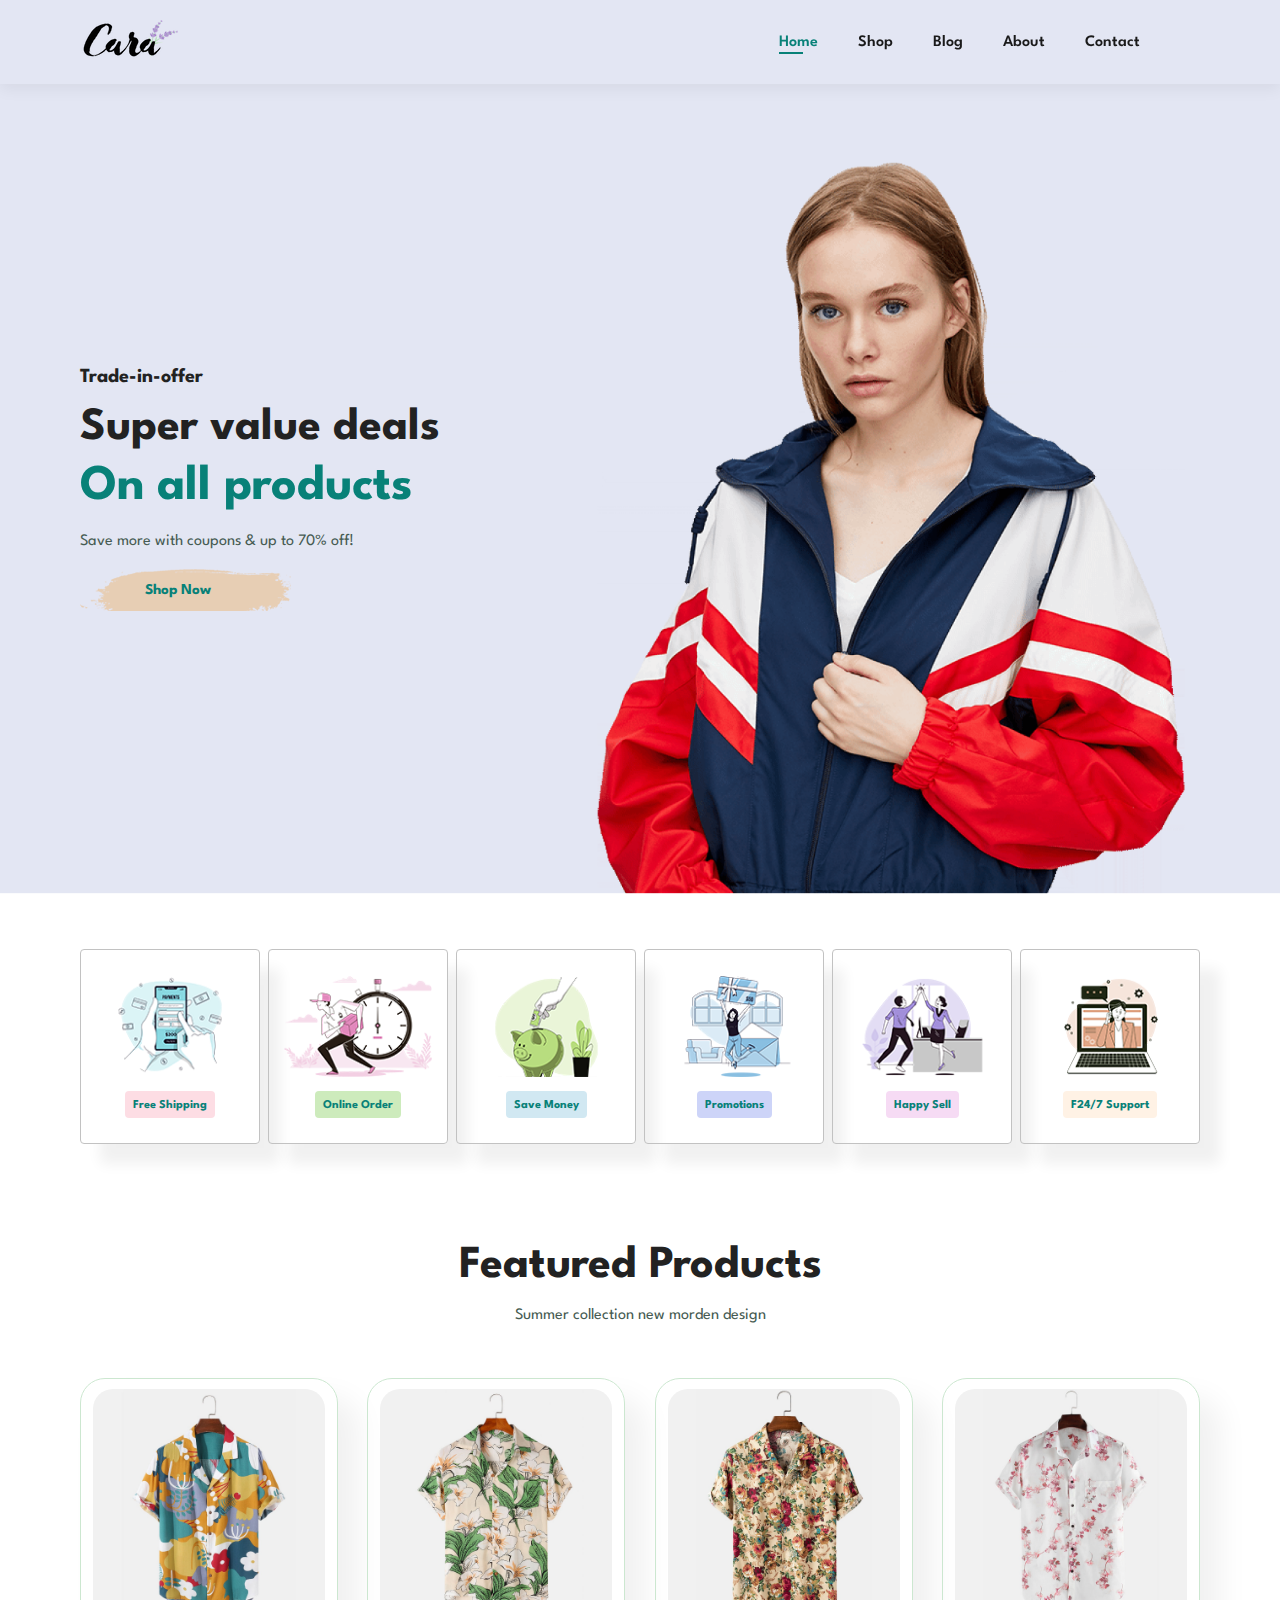
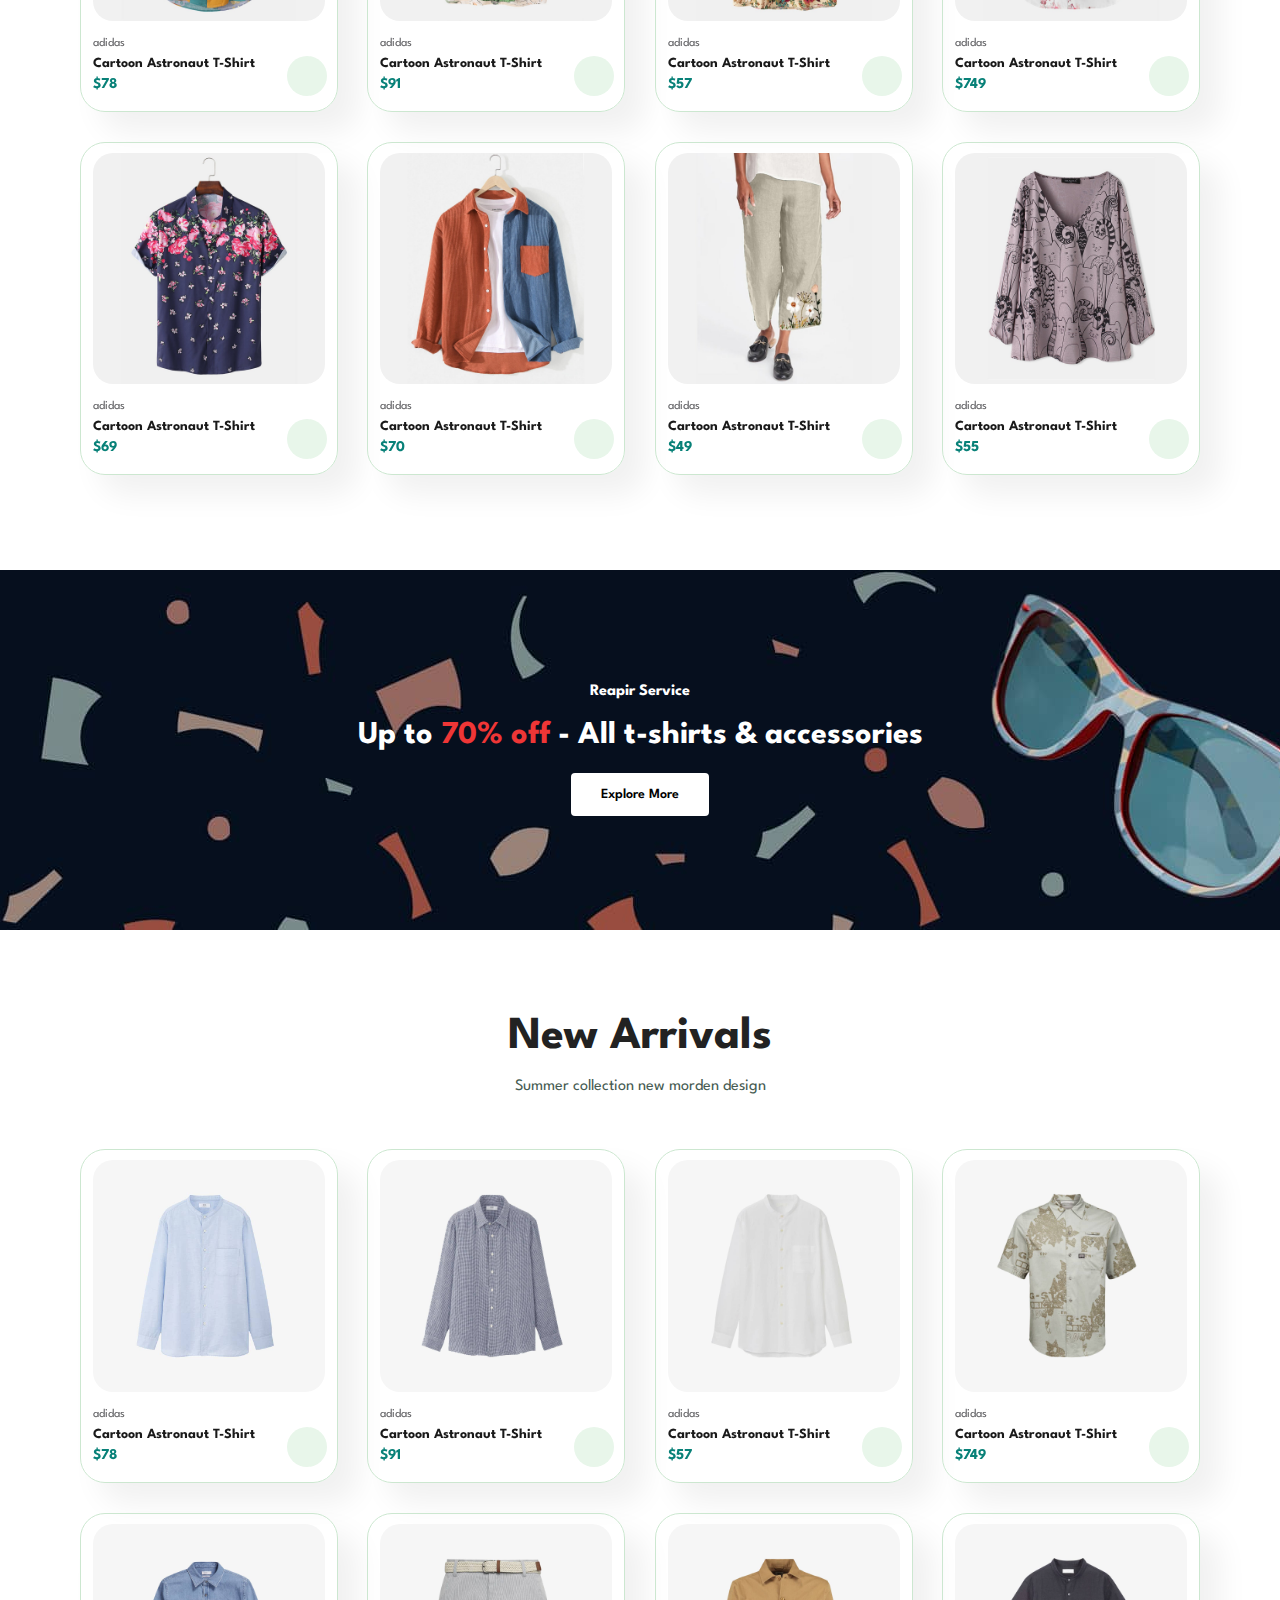
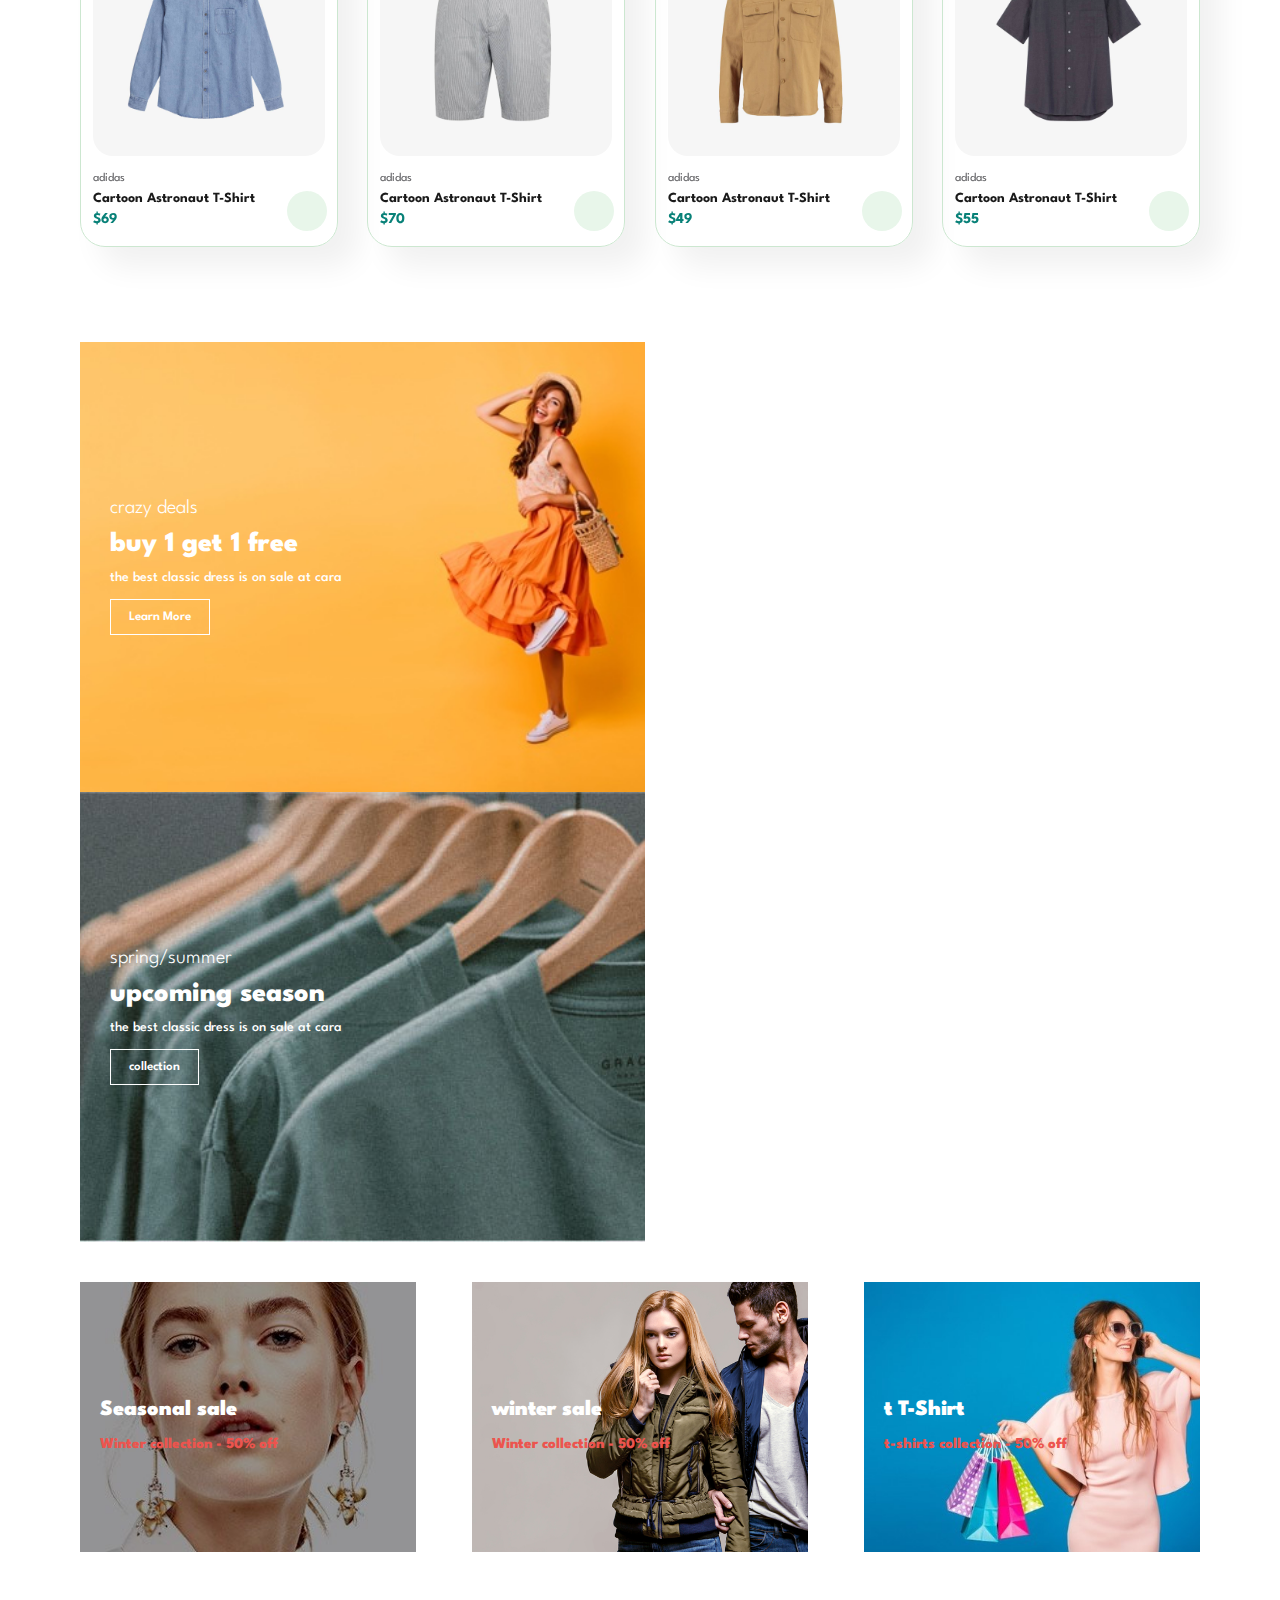
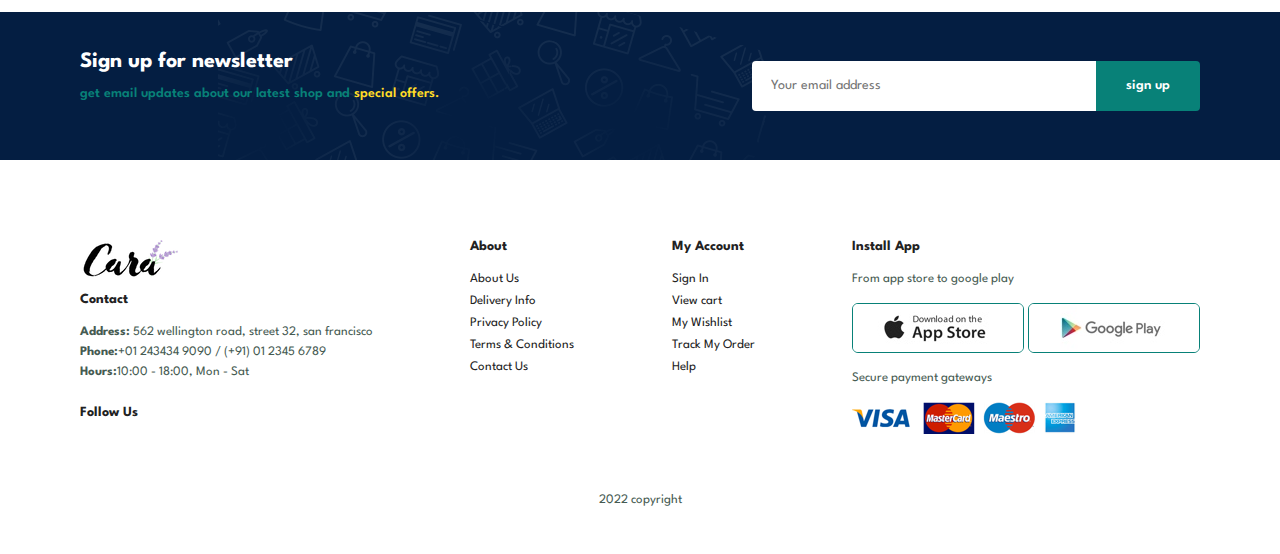
<file: index.html>
<!DOCTYPE html>
<html lang="en">
<head>
    <meta charset="UTF-8">
    <meta http-equiv="X-UA-Compatible" content="IE=edge">
    <meta name="viewport" content="width=device-width, initial-scale=1.0">
    <link rel="stylesheet" href="https://cdnjs.cloudflare.com/ajax/libs/font-awesome/6.1.0/css/all.min.css" integrity="sha512-10/jx2EXwxxWqCLX/hHth/vu2KY3jCF70dCQB8TSgNjbCVAC/8vai53GfMDrO2Emgwccf2pJqxct9ehpzG+MTw==" crossorigin="anonymous" referrerpolicy="no-referrer" /> 
    <link rel="stylesheet" href="style.css">
    <title>Document</title>
</head>
<body>
    <section id="header">
        <a href="#"><img src="./img/logo.png" class="logo" alt="logo image"></a>

        <div>
            <ul id="navbar">
                <li><a class="active" href="index.html">Home</a></li>
                <li><a href="shop.html">Shop</a></li>
                <li><a href="blog.html">Blog</a></li>
                <li><a href="about.html">About</a></li>
                <li><a href="contact.html">Contact</a></li>
                <li><a href="cart.html"><i class="fa fa-shopping-bag"></i></a></li>
                <a href="#"><i id="close" class="fas fa-times"></i></a>
            </ul>
        </div>
        <div id="mobile">
            <a href="cart.html"><i class="fa fa-shopping-bag"></i></a>
            <i id="bar" class="fas fa-outdent"></i>
        </div>
    </section>

    <section id="hero">
        <h4>Trade-in-offer</h4>
        <h2>Super value deals</h2>
        <h1>On all products</h1>
        <p>Save more with coupons & up to 70% off!</p>
        <button>Shop Now</button>
    </section>

    <section id="feature" class="section-p1">
        <div class="feature-box">
            <img src="./img/features/f1.png">
            <h6>Free Shipping</h6>
        </div>
        <div class="feature-box">
            <img src="./img/features/f2.png">
            <h6>Online Order</h6>
        </div>
        <div class="feature-box">
            <img src="./img/features/f3.png">
            <h6>Save Money</h6>
        </div>
        <div class="feature-box">
            <img src="./img/features/f4.png">
            <h6>Promotions</h6>
        </div>
        <div class="feature-box">
            <img src="./img/features/f5.png">
            <h6>Happy Sell</h6>
        </div>
        <div class="feature-box">
            <img src="./img/features/f6.png">
            <h6>F24/7 Support</h6>
        </div>
    </section>

    <section id="product1" class="section-p1">
        <h2>Featured Products</h2>
        <p>Summer collection new morden design</p>

        <div class="pro-container">

            <div class="pro">
                <img src="img/products/f1.jpg" alt="">
                <div class="description">
                    <span>adidas</span>
                    <h5>Cartoon Astronaut T-Shirt</h5>
                    <div class="star">
                        <i class="fas fa-star"></i>
                        <i class="fas fa-star"></i>
                        <i class="fas fa-star"></i>
                        <i class="fas fa-star"></i>
                        <i class="fas fa-star"></i>
                    </div>
                    <h4>$78</h4>
                </div>
                 <a href="#"><i class="fas fa-shopping-cart cart"></i></a>
            </div>

            <div class="pro">
                <img src="img/products/f2.jpg" alt="">
                <div class="description">
                    <span>adidas</span>
                    <h5>Cartoon Astronaut T-Shirt</h5>
                    <div class="star">
                        <i class="fas fa-star"></i>
                        <i class="fas fa-star"></i>
                        <i class="fas fa-star"></i>
                        <i class="fas fa-star"></i>
                        <i class="fas fa-star"></i>
                    </div>
                    <h4>$91</h4>
                </div>
                 <a href="#"><i class="fas fa-shopping-cart cart"></i></a>
            </div>

            <div class="pro">
                <img src="img/products/f3.jpg" alt="">
                <div class="description">
                    <span>adidas</span>
                    <h5>Cartoon Astronaut T-Shirt</h5>
                    <div class="star">
                        <i class="fas fa-star"></i>
                        <i class="fas fa-star"></i>
                        <i class="fas fa-star"></i>
                        <i class="fas fa-star"></i>
                        <i class="fas fa-star"></i>
                    </div>
                    <h4>$57</h4>
                </div>
                 <a href="#"><i class="fas fa-shopping-cart cart"></i></a>
            </div>
            <div class="pro">
                <img src="img/products/f4.jpg" alt="">
                <div class="description">
                    <span>adidas</span>
                    <h5>Cartoon Astronaut T-Shirt</h5>
                    <div class="star">
                        <i class="fas fa-star"></i>
                        <i class="fas fa-star"></i>
                        <i class="fas fa-star"></i>
                        <i class="fas fa-star"></i>
                        <i class="fas fa-star"></i>
                    </div>
                    <h4>$749</h4>
                </div>
                 <a href="#"><i class="fas fa-shopping-cart cart"></i></a>
            </div>
            <div class="pro">
                <img src="img/products/f5.jpg" alt="">
                <div class="description">
                    <span>adidas</span>
                    <h5>Cartoon Astronaut T-Shirt</h5>
                    <div class="star">
                        <i class="fas fa-star"></i>
                        <i class="fas fa-star"></i>
                        <i class="fas fa-star"></i>
                        <i class="fas fa-star"></i>
                        <i class="fas fa-star"></i>
                    </div>
                    <h4>$69</h4>
                </div>
                 <a href="#"><i class="fas fa-shopping-cart cart"></i></a>
            </div>
            <div class="pro">
                <img src="img/products/f6.jpg" alt="">
                <div class="description">
                    <span>adidas</span>
                    <h5>Cartoon Astronaut T-Shirt</h5>
                    <div class="star">
                        <i class="fas fa-star"></i>
                        <i class="fas fa-star"></i>
                        <i class="fas fa-star"></i>
                        <i class="fas fa-star"></i>
                        <i class="fas fa-star"></i>
                    </div>
                    <h4>$70</h4>
                </div>
                 <a href="#"><i class="fas fa-shopping-cart cart"></i></a>
            </div>
            <div class="pro">
                <img src="img/products/f7.jpg" alt="">
                <div class="description">
                    <span>adidas</span>
                    <h5>Cartoon Astronaut T-Shirt</h5>
                    <div class="star">
                        <i class="fas fa-star"></i>
                        <i class="fas fa-star"></i>
                        <i class="fas fa-star"></i>
                        <i class="fas fa-star"></i>
                        <i class="fas fa-star"></i>
                    </div>
                    <h4>$49</h4>
                </div>
                 <a href="#"><i class="fas fa-shopping-cart cart"></i></a>
            </div>
            <div class="pro">
                <img src="img/products/f8.jpg" alt="">
                <div class="description">
                    <span>adidas</span>
                    <h5>Cartoon Astronaut T-Shirt</h5>
                    <div class="star">
                        <i class="fas fa-star"></i>
                        <i class="fas fa-star"></i>
                        <i class="fas fa-star"></i>
                        <i class="fas fa-star"></i>
                        <i class="fas fa-star"></i>
                    </div>
                    <h4>$55</h4>
                </div>
                 <a href="#"><i class="fas fa-shopping-cart cart"></i></a>
            </div>
        </div>
    </section>

    <section id="banner" class="section-m1">
        <h4>Reapir Service</h4>
        <h2>Up to <span>70% off</span> - All t-shirts & accessories</h2>
        <button class="normal">Explore More</button>
    </section>

    <section id="product1" class="section-p1">
        <h2>New Arrivals</h2>
        <p>Summer collection new morden design</p>

        <div class="pro-container">

            <div class="pro">
                <img src="img/products/n1.jpg" alt="">
                <div class="description">
                    <span>adidas</span>
                    <h5>Cartoon Astronaut T-Shirt</h5>
                    <div class="star">
                        <i class="fas fa-star"></i>
                        <i class="fas fa-star"></i>
                        <i class="fas fa-star"></i>
                        <i class="fas fa-star"></i>
                        <i class="fas fa-star"></i>
                    </div>
                    <h4>$78</h4>
                </div>
                 <a href="#"><i class="fas fa-shopping-cart cart"></i></a>
            </div>

            <div class="pro">
                <img src="img/products/n2.jpg" alt="">
                <div class="description">
                    <span>adidas</span>
                    <h5>Cartoon Astronaut T-Shirt</h5>
                    <div class="star">
                        <i class="fas fa-star"></i>
                        <i class="fas fa-star"></i>
                        <i class="fas fa-star"></i>
                        <i class="fas fa-star"></i>
                        <i class="fas fa-star"></i>
                    </div>
                    <h4>$91</h4>
                </div>
                 <a href="#"><i class="fas fa-shopping-cart cart"></i></a>
            </div>

            <div class="pro">
                <img src="img/products/n3.jpg" alt="">
                <div class="description">
                    <span>adidas</span>
                    <h5>Cartoon Astronaut T-Shirt</h5>
                    <div class="star">
                        <i class="fas fa-star"></i>
                        <i class="fas fa-star"></i>
                        <i class="fas fa-star"></i>
                        <i class="fas fa-star"></i>
                        <i class="fas fa-star"></i>
                    </div>
                    <h4>$57</h4>
                </div>
                 <a href="#"><i class="fas fa-shopping-cart cart"></i></a>
            </div>
            <div class="pro">
                <img src="img/products/n4.jpg" alt="">
                <div class="description">
                    <span>adidas</span>
                    <h5>Cartoon Astronaut T-Shirt</h5>
                    <div class="star">
                        <i class="fas fa-star"></i>
                        <i class="fas fa-star"></i>
                        <i class="fas fa-star"></i>
                        <i class="fas fa-star"></i>
                        <i class="fas fa-star"></i>
                    </div>
                    <h4>$749</h4>
                </div>
                 <a href="#"><i class="fas fa-shopping-cart cart"></i></a>
            </div>
            <div class="pro">
                <img src="img/products/n5.jpg" alt="">
                <div class="description">
                    <span>adidas</span>
                    <h5>Cartoon Astronaut T-Shirt</h5>
                    <div class="star">
                        <i class="fas fa-star"></i>
                        <i class="fas fa-star"></i>
                        <i class="fas fa-star"></i>
                        <i class="fas fa-star"></i>
                        <i class="fas fa-star"></i>
                    </div>
                    <h4>$69</h4>
                </div>
                 <a href="#"><i class="fas fa-shopping-cart cart"></i></a>
            </div>
            <div class="pro">
                <img src="img/products/n6.jpg" alt="">
                <div class="description">
                    <span>adidas</span>
                    <h5>Cartoon Astronaut T-Shirt</h5>
                    <div class="star">
                        <i class="fas fa-star"></i>
                        <i class="fas fa-star"></i>
                        <i class="fas fa-star"></i>
                        <i class="fas fa-star"></i>
                        <i class="fas fa-star"></i>
                    </div>
                    <h4>$70</h4>
                </div>
                 <a href="#"><i class="fas fa-shopping-cart cart"></i></a>
            </div>
            <div class="pro">
                <img src="img/products/n7.jpg" alt="">
                <div class="description">
                    <span>adidas</span>
                    <h5>Cartoon Astronaut T-Shirt</h5>
                    <div class="star">
                        <i class="fas fa-star"></i>
                        <i class="fas fa-star"></i>
                        <i class="fas fa-star"></i>
                        <i class="fas fa-star"></i>
                        <i class="fas fa-star"></i>
                    </div>
                    <h4>$49</h4>
                </div>
                 <a href="#"><i class="fas fa-shopping-cart cart"></i></a>
            </div>
            <div class="pro">
                <img src="img/products/n8.jpg" alt="">
                <div class="description">
                    <span>adidas</span>
                    <h5>Cartoon Astronaut T-Shirt</h5>
                    <div class="star">
                        <i class="fas fa-star"></i>
                        <i class="fas fa-star"></i>
                        <i class="fas fa-star"></i>
                        <i class="fas fa-star"></i>
                        <i class="fas fa-star"></i>
                    </div>
                    <h4>$55</h4>
                </div>
                 <a href="#"><i class="fas fa-shopping-cart cart"></i></a>
            </div>
        </div>
    </section>

    <section id="sm-banner" class="section-p1">
        <div class="banner-box">
            <h4>crazy deals</h4>
            <h2>buy 1 get 1 free</h2>
            <span>the best classic dress is on sale at cara</span>
            <button class="white">Learn More</button>
        </div>
        <div class="banner-box banner-box-2">
            <h4>spring/summer</h4>
            <h2>upcoming season</h2>
            <span>the best classic dress is on sale at cara</span>
            <button class="white">collection</button>
        </div>
    </section>

    <section id="banner-3">
        <div class="banner-box">
            <h2>Seasonal sale</h2>
            <h3>Winter collection - 50% off</h3>
        </div>
        <div class="banner-box banner-box-2">
            <h2>winter sale</h2>
            <h3>Winter collection - 50% off</h3>
        </div>
        <div class="banner-box banner-box-3">
            <h2>t T-Shirt</h2>
            <h3>t-shirts collection - 50% off</h3>
        </div>
    </section>

    <section id="newsletter" class="section-p1 section-m1">
        <div class="news-text">
            <h4>Sign up for newsletter</h4>
            <p>get email updates about our latest shop and <span>special offers.</span></p>
        </div>
        <div class="form">
            <input type="text" placeholder="Your email address">
            <button class="normal">sign up</button>
        </div>
    </section>
    
    <footer class="section-p1">
        <div class="col">
            <img class="logo" src="./img/logo.png" alt="">
            <h4>Contact</h4>
            <p><strong>Address:</strong> 562 wellington road, street 32, san francisco</p>
            <p><strong>Phone:</strong>+01 243434 9090 / (+91) 01 2345 6789</p>
            <p><strong>Hours:</strong>10:00 - 18:00, Mon - Sat</p>
            <div class="follow">
                <h4>Follow Us</h4>
                <div class="icon">
                    <i class="fab fa-facebook-f"></i>
                    <i class="fab fa-twitter"></i>
                    <i class="fab fa-instagram"></i>
                    <i class="fab fa-pinterest-p"></i>
                    <i class="fab fa-youtube"></i>
                </div>
            </div>
        </div>

        <div class="col">
            <h4>About</h4>
            <a href="#">About Us</a>
            <a href="#">Delivery Info</a>
            <a href="#">Privacy Policy</a>
            <a href="#">Terms & Conditions</a>
            <a href="#">Contact Us</a>
        </div>

        <div class="col">
            <h4>My Account</h4>
            <a href="#">Sign In </a>
            <a href="#">View cart</a>
            <a href="#">My Wishlist</a>
            <a href="#">Track My Order</a>
            <a href="#">Help</a>
        </div>

        <div class="col install">
            <h4>Install App</h4>
            <p>From app store to google play</p>
            <div class="row">
                <img src="img/pay/app.jpg" alt="">
                <img src="img/pay/play.jpg" alt="">
            </div>
            <p>Secure payment gateways</p>
            <img src="img/pay/pay.png" alt="">
        </div>

        <div class="copyright">
            <p>2022 copyright</p>
        </div>
    </footer>

    <script src="script.js"></script>
</body>
</html>
</file>
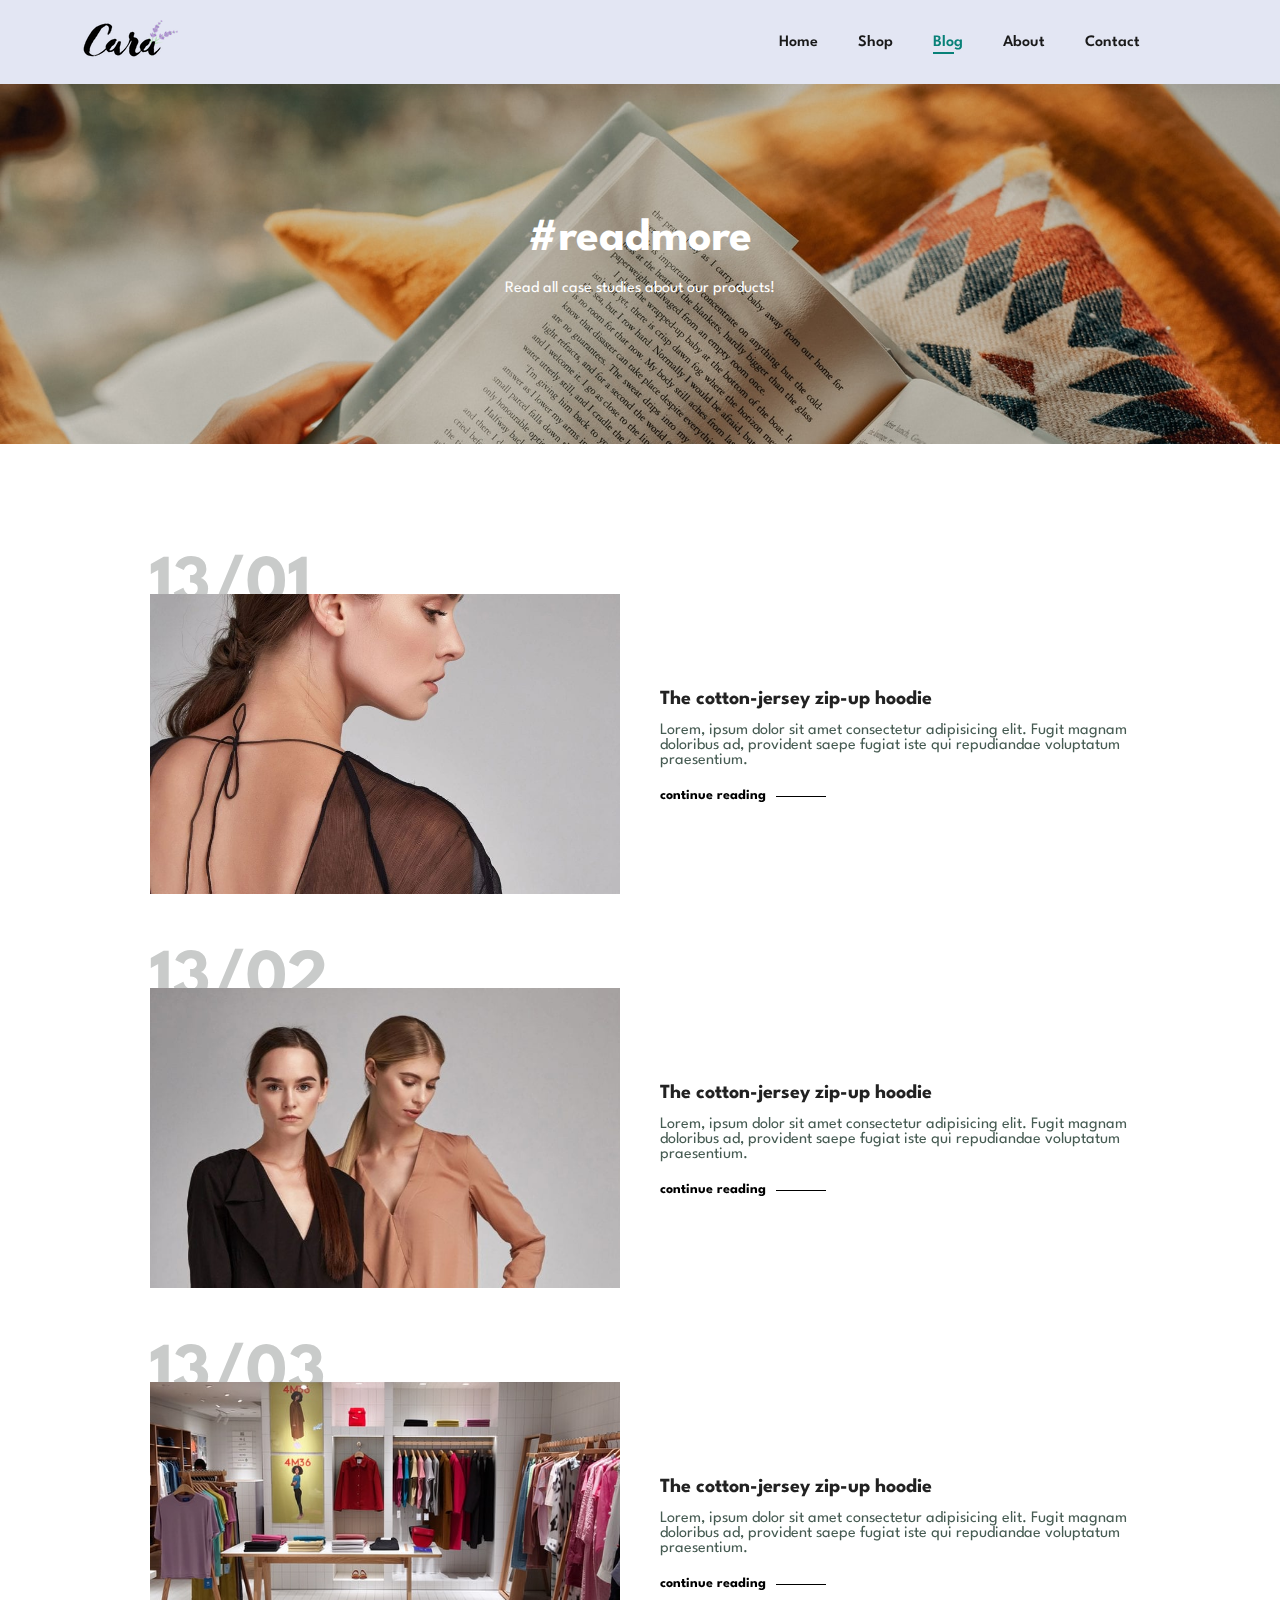
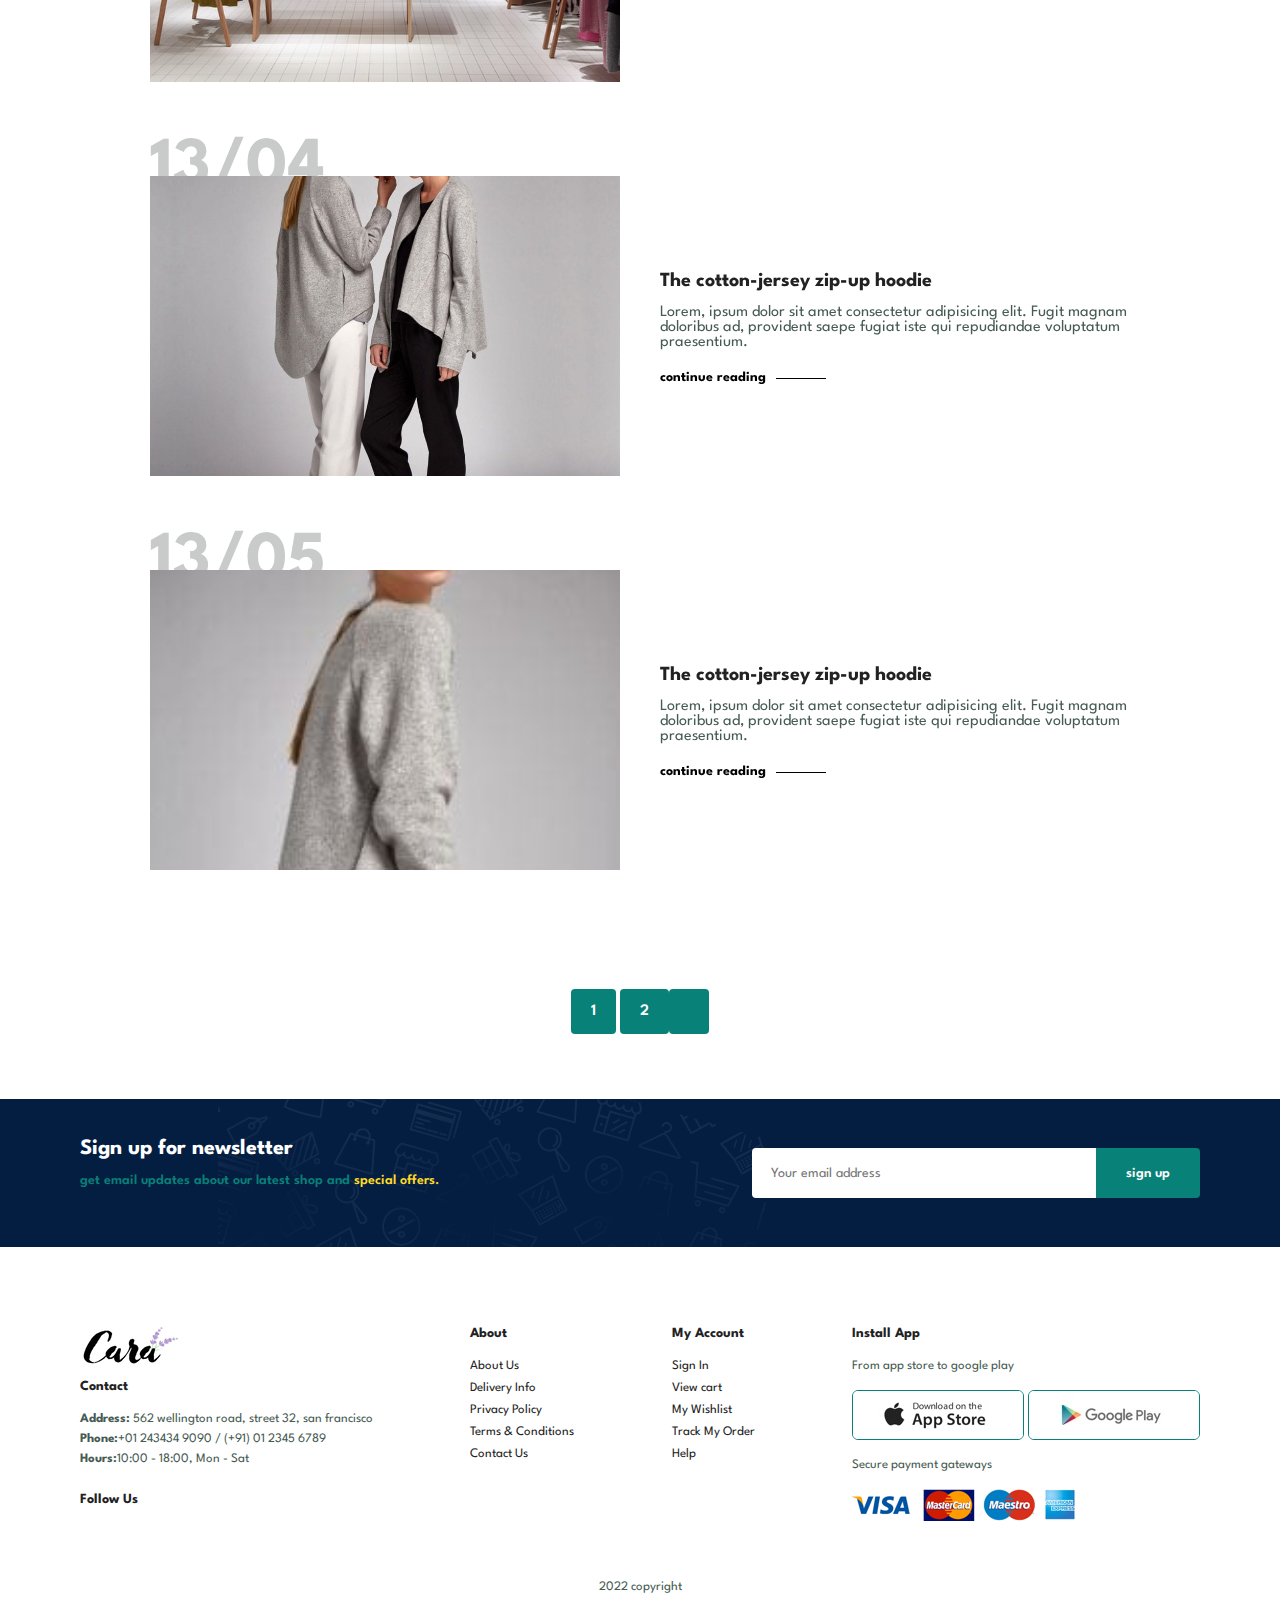
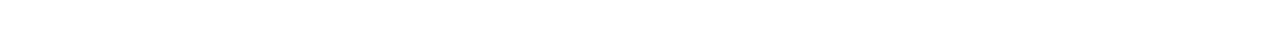
<file: blog.html>
<!DOCTYPE html>
<html lang="en">
<head>
    <meta charset="UTF-8">
    <meta http-equiv="X-UA-Compatible" content="IE=edge">
    <meta name="viewport" content="width=device-width, initial-scale=1.0">
    <link rel="stylesheet" href="https://cdnjs.cloudflare.com/ajax/libs/font-awesome/6.1.0/css/all.min.css" integrity="sha512-10/jx2EXwxxWqCLX/hHth/vu2KY3jCF70dCQB8TSgNjbCVAC/8vai53GfMDrO2Emgwccf2pJqxct9ehpzG+MTw==" crossorigin="anonymous" referrerpolicy="no-referrer" /> 
    <link rel="stylesheet" href="style.css">
    <title>Document</title>
</head>
<body>
    <section id="header">
        <a href="#"><img src="./img/logo.png" class="logo" alt="logo image"></a>

        <div>
            <ul id="navbar">
                <li><a href="index.html">Home</a></li>
                <li><a href="shop.html">Shop</a></li>
                <li><a class="active"  href="blog.html">Blog</a></li>
                <li><a href="about.html">About</a></li>
                <li><a href="contact.html">Contact</a></li>
                <li><a href="cart.html"><i class="fa fa-shopping-bag"></i></a></li>
                <a href="#"><i id="close" class="fas fa-times"></i></a>
            </ul>
        </div>
        <div id="mobile">
            <a href="cart.html"><i class="fa fa-shopping-bag"></i></a>
            <i id="bar" class="fas fa-outdent"></i>
        </div>
    </section>

    <section id="page-header" class="blog-header">
        <h2>#readmore</h2>
        <p>Read all case studies about our products!</p>
    </section>

    <section id="blog">
        <div class="blog-box">
            <div class="blog-img">
                <img src="img/blog/b1.jpg" alt="">
            </div>
            <div class="blog-details">
                <h4>The cotton-jersey zip-up hoodie</h4>
                <p>Lorem, ipsum dolor sit amet consectetur adipisicing elit. Fugit magnam doloribus ad, provident saepe fugiat iste qui repudiandae voluptatum praesentium.</p>
                <a href="#">continue reading</a>
            </div>
            <h1>13/01</h1>
        </div>
        <div class="blog-box">
            <div class="blog-img">
                <img src="img/blog/b2.jpg" alt="">
            </div>
            <div class="blog-details">
                <h4>The cotton-jersey zip-up hoodie</h4>
                <p>Lorem, ipsum dolor sit amet consectetur adipisicing elit. Fugit magnam doloribus ad, provident saepe fugiat iste qui repudiandae voluptatum praesentium.</p>
                <a href="#">continue reading</a>
            </div>
            <h1>13/02</h1>
        </div>
        <div class="blog-box">
            <div class="blog-img">
                <img src="img/blog/b3.jpg" alt="">
            </div>
            <div class="blog-details">
                <h4>The cotton-jersey zip-up hoodie</h4>
                <p>Lorem, ipsum dolor sit amet consectetur adipisicing elit. Fugit magnam doloribus ad, provident saepe fugiat iste qui repudiandae voluptatum praesentium.</p>
                <a href="#">continue reading</a>
            </div>
            <h1>13/03</h1>
        </div>
        <div class="blog-box">
            <div class="blog-img">
                <img src="img/blog/b4.jpg" alt="">
            </div>
            <div class="blog-details">
                <h4>The cotton-jersey zip-up hoodie</h4>
                <p>Lorem, ipsum dolor sit amet consectetur adipisicing elit. Fugit magnam doloribus ad, provident saepe fugiat iste qui repudiandae voluptatum praesentium.</p>
                <a href="#">continue reading</a>
            </div>
            <h1>13/04</h1>
        </div>
        <div class="blog-box">
            <div class="blog-img">
                <img src="img/blog/b5.jpg" alt="">
            </div>
            <div class="blog-details">
                <h4>The cotton-jersey zip-up hoodie</h4>
                <p>Lorem, ipsum dolor sit amet consectetur adipisicing elit. Fugit magnam doloribus ad, provident saepe fugiat iste qui repudiandae voluptatum praesentium.</p>
                <a href="#">continue reading</a>
            </div>
            <h1>13/05</h1>
        </div>
    </section>

    <section class="section-p1" id="pagination">
        <a href="#">1</a>
        <a href="#">2</a>
        <a href="#"><i class="fas fa-long-arrow-alt-right"></i></a>
    </section>

    <section id="newsletter" class="section-p1 section-m1">
        <div class="news-text">
            <h4>Sign up for newsletter</h4>
            <p>get email updates about our latest shop and <span>special offers.</span></p>
        </div>
        <div class="form">
            <input type="text" placeholder="Your email address">
            <button class="normal">sign up</button>
        </div>
    </section>
    
    <footer class="section-p1">
        <div class="col">
            <img class="logo" src="./img/logo.png" alt="">
            <h4>Contact</h4>
            <p><strong>Address:</strong> 562 wellington road, street 32, san francisco</p>
            <p><strong>Phone:</strong>+01 243434 9090 / (+91) 01 2345 6789</p>
            <p><strong>Hours:</strong>10:00 - 18:00, Mon - Sat</p>
            <div class="follow">
                <h4>Follow Us</h4>
                <div class="icon">
                    <i class="fab fa-facebook-f"></i>
                    <i class="fab fa-twitter"></i>
                    <i class="fab fa-instagram"></i>
                    <i class="fab fa-pinterest-p"></i>
                    <i class="fab fa-youtube"></i>
                </div>
            </div>
        </div>

        <div class="col">
            <h4>About</h4>
            <a href="#">About Us</a>
            <a href="#">Delivery Info</a>
            <a href="#">Privacy Policy</a>
            <a href="#">Terms & Conditions</a>
            <a href="#">Contact Us</a>
        </div>

        <div class="col">
            <h4>My Account</h4>
            <a href="#">Sign In </a>
            <a href="#">View cart</a>
            <a href="#">My Wishlist</a>
            <a href="#">Track My Order</a>
            <a href="#">Help</a>
        </div>

        <div class="col install">
            <h4>Install App</h4>
            <p>From app store to google play</p>
            <div class="row">
                <img src="img/pay/app.jpg" alt="">
                <img src="img/pay/play.jpg" alt="">
            </div>
            <p>Secure payment gateways</p>
            <img src="img/pay/pay.png" alt="">
        </div>

        <div class="copyright">
            <p>2022 copyright</p>
        </div>
    </footer>

    <script>
        let allProducts = document.querySelectorAll('.pro')
        console.log(allProducts)

        allProducts.forEach(el => {
            el.addEventListener('click', () => {
                window.location.href = 'sProduct.html'
            })
        })
    </script>

    <script src="script.js"></script>
</body>
</html>
</file>
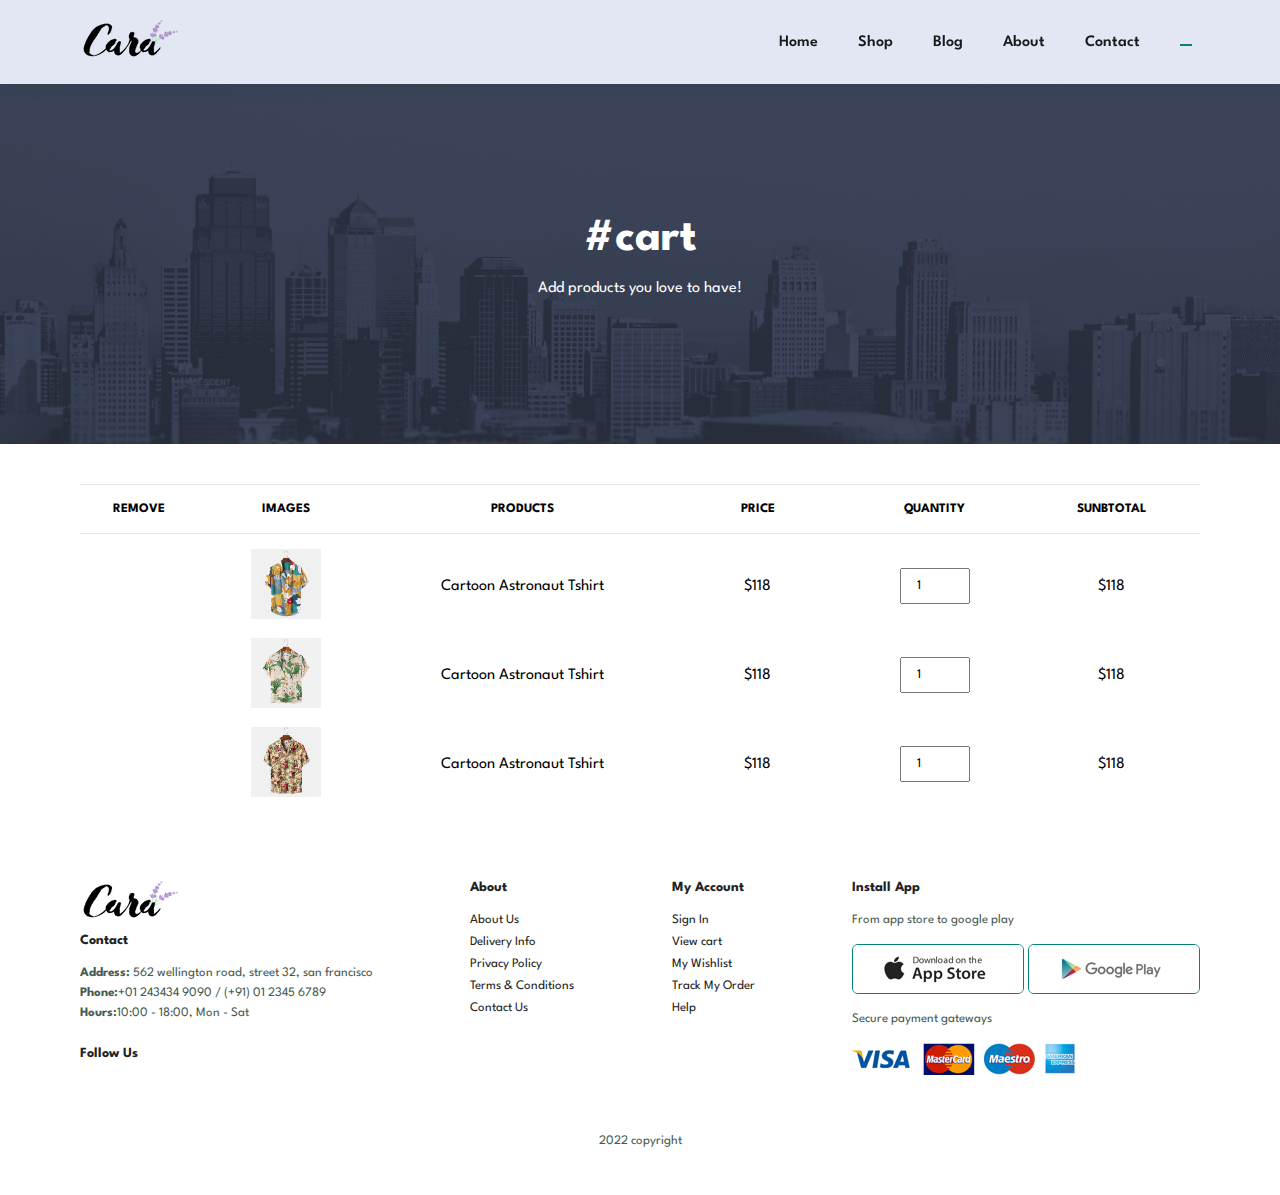
<file: cart.html>
<!DOCTYPE html>
<html lang="en">
<head>
    <meta charset="UTF-8">
    <meta http-equiv="X-UA-Compatible" content="IE=edge">
    <meta name="viewport" content="width=device-width, initial-scale=1.0">
    <link rel="stylesheet" href="https://cdnjs.cloudflare.com/ajax/libs/font-awesome/6.1.0/css/all.min.css" integrity="sha512-10/jx2EXwxxWqCLX/hHth/vu2KY3jCF70dCQB8TSgNjbCVAC/8vai53GfMDrO2Emgwccf2pJqxct9ehpzG+MTw==" crossorigin="anonymous" referrerpolicy="no-referrer" /> 
    <link rel="stylesheet" href="style.css">
    <title>Document</title>
</head>
<body>
    <section id="header">
        <a href="#"><img src="./img/logo.png" class="logo" alt="logo image"></a>

        <div>
            <ul id="navbar">
                <li><a href="index.html">Home</a></li>
                <li><a href="shop.html">Shop</a></li>
                <li><a href="blog.html">Blog</a></li>
                <li><a href="about.html">About</a></li>
                <li><a href="contact.html">Contact</a></li>
                <li><a class="active" href="cart.html"><i class="fa fa-shopping-bag"></i></a></li>
                <a href="#"><i id="close" class="fas fa-times"></i></a>
            </ul>
        </div>
        <div id="mobile">
            <a href="cart.html"><i class="fa fa-shopping-bag"></i></a>
            <i id="bar" class="fas fa-outdent"></i>
        </div>
    </section>

    <section id="page-header" class="about-header">
        <h2>#cart</h2>
        <p>Add products you love to have!</p>
    </section>
    
    <section id="cart" class="section-p1">
        <table width="100%">
            <thead>
                <tr>
                    <td>Remove</td>
                    <td>Images</td>
                    <td>Products</td>
                    <td>Price</td>
                    <td>Quantity</td>
                    <td>Sunbtotal</td>
                </tr>
            </thead>
            <tbody>
                <tr>
                    <td><a href="#"><i class="fas fa-times-circle"></i></a></td>
                    <td><img src="img/products/f1.jpg" alt=""></td>
                    <td>Cartoon Astronaut Tshirt</td>
                    <td>$118</td>
                    <td><input type="number" value="1"></td>
                    <td>$118</td>
                </tr>
                <tr>
                    <td><a href="#"><i class="fas fa-times-circle"></i></a></td>
                    <td><img src="img/products/f2.jpg" alt=""></td>
                    <td>Cartoon Astronaut Tshirt</td>
                    <td>$118</td>
                    <td><input type="number" value="1"></td>
                    <td>$118</td>
                </tr>
                <tr>
                    <td><a href="#"><i class="fas fa-times-circle"></i></a></td>
                    <td><img src="img/products/f3.jpg" alt=""></td>
                    <td>Cartoon Astronaut Tshirt</td>
                    <td>$118</td>
                    <td><input type="number" value="1"></td>
                    <td>$118</td>
                </tr>
            </tbody>
        </table>
    </section>

    <footer class="section-p1">
        <div class="col">
            <img class="logo" src="./img/logo.png" alt="">
            <h4>Contact</h4>
            <p><strong>Address:</strong> 562 wellington road, street 32, san francisco</p>
            <p><strong>Phone:</strong>+01 243434 9090 / (+91) 01 2345 6789</p>
            <p><strong>Hours:</strong>10:00 - 18:00, Mon - Sat</p>
            <div class="follow">
                <h4>Follow Us</h4>
                <div class="icon">
                    <i class="fab fa-facebook-f"></i>
                    <i class="fab fa-twitter"></i>
                    <i class="fab fa-instagram"></i>
                    <i class="fab fa-pinterest-p"></i>
                    <i class="fab fa-youtube"></i>
                </div>
            </div>
        </div>

        <div class="col">
            <h4>About</h4>
            <a href="#">About Us</a>
            <a href="#">Delivery Info</a>
            <a href="#">Privacy Policy</a>
            <a href="#">Terms & Conditions</a>
            <a href="#">Contact Us</a>
        </div>

        <div class="col">
            <h4>My Account</h4>
            <a href="#">Sign In </a>
            <a href="#">View cart</a>
            <a href="#">My Wishlist</a>
            <a href="#">Track My Order</a>
            <a href="#">Help</a>
        </div>

        <div class="col install">
            <h4>Install App</h4>
            <p>From app store to google play</p>
            <div class="row">
                <img src="img/pay/app.jpg" alt="">
                <img src="img/pay/play.jpg" alt="">
            </div>
            <p>Secure payment gateways</p>
            <img src="img/pay/pay.png" alt="">
        </div>

        <div class="copyright">
            <p>2022 copyright</p>
        </div>
    </footer>

    <script src="script.js"></script>
</body>
</html>
</file>
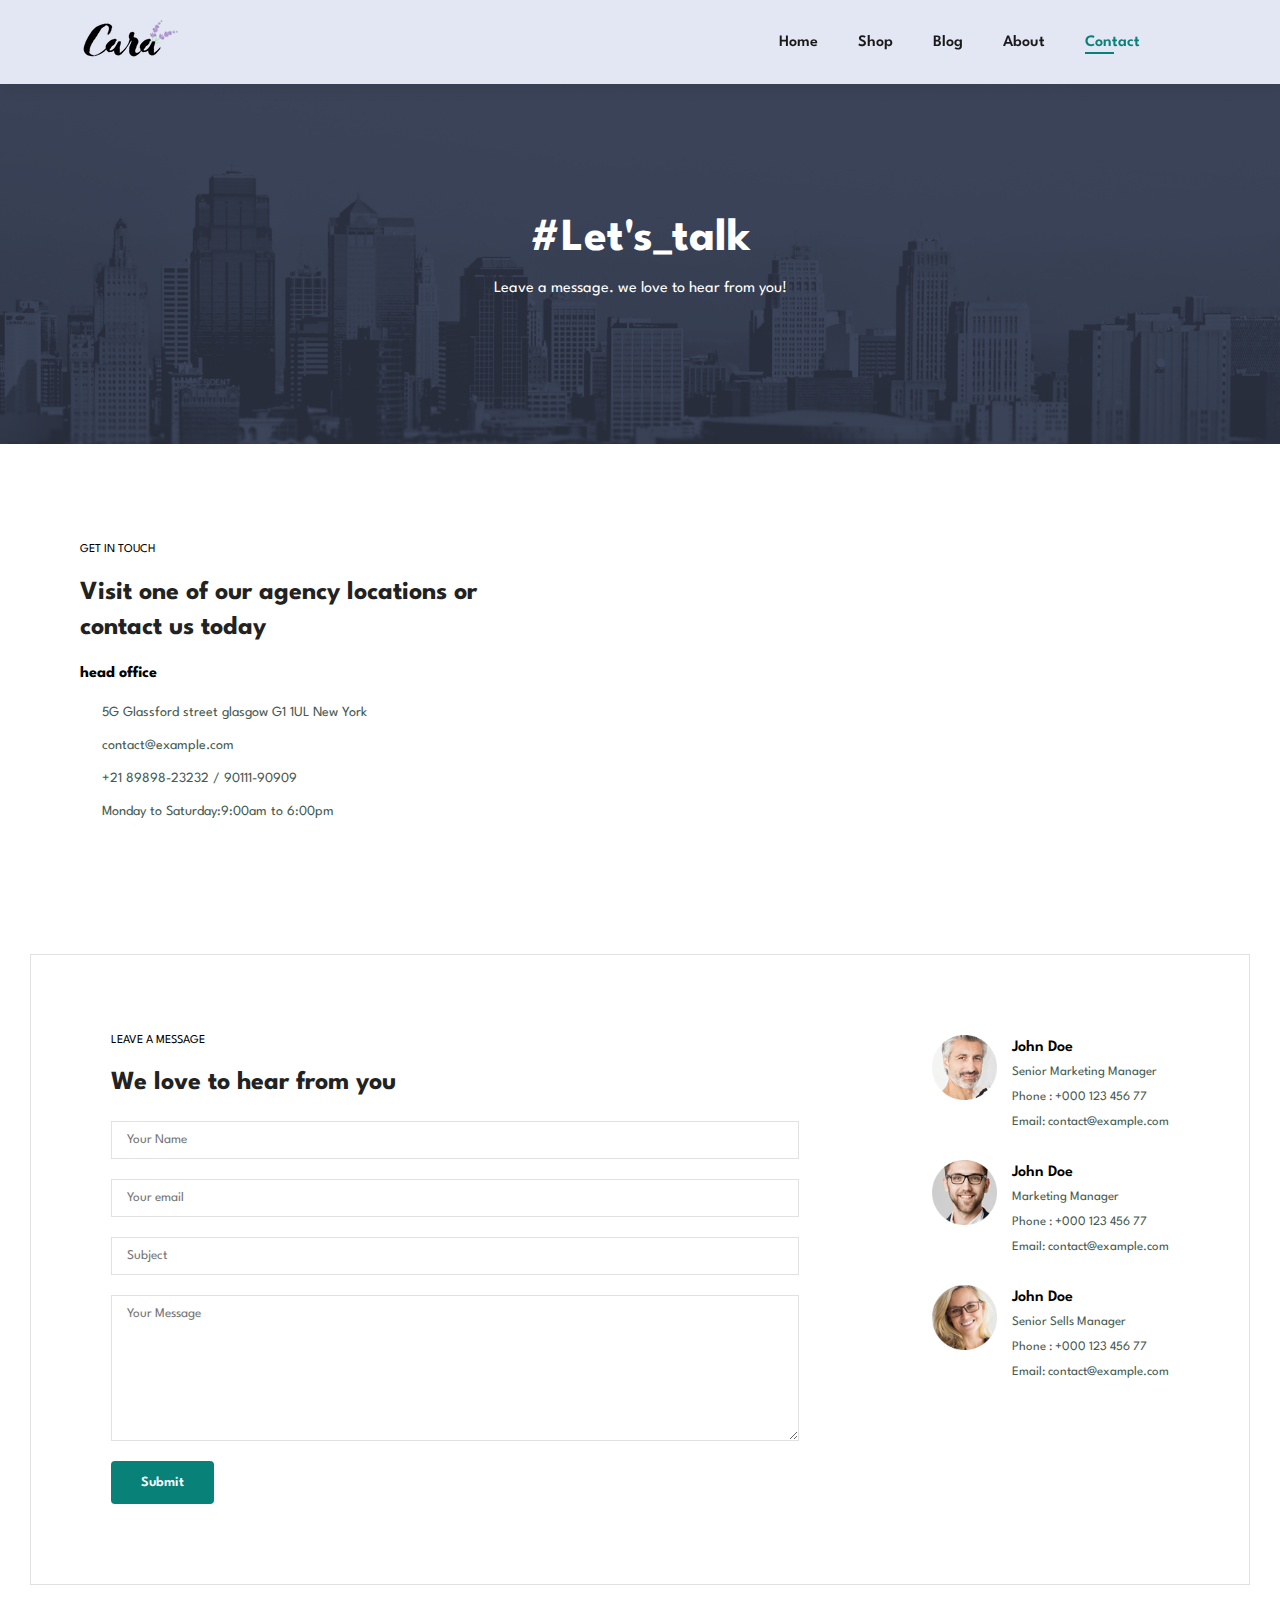
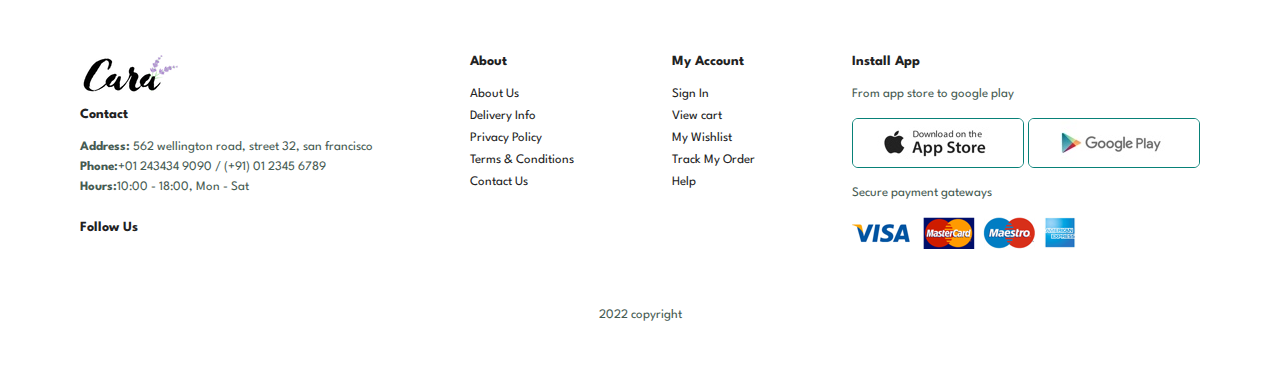
<file: contact.html>
<!DOCTYPE html>
<html lang="en">
<head>
    <meta charset="UTF-8">
    <meta http-equiv="X-UA-Compatible" content="IE=edge">
    <meta name="viewport" content="width=device-width, initial-scale=1.0">
    <link rel="stylesheet" href="https://cdnjs.cloudflare.com/ajax/libs/font-awesome/6.1.0/css/all.min.css" integrity="sha512-10/jx2EXwxxWqCLX/hHth/vu2KY3jCF70dCQB8TSgNjbCVAC/8vai53GfMDrO2Emgwccf2pJqxct9ehpzG+MTw==" crossorigin="anonymous" referrerpolicy="no-referrer" /> 
    <link rel="stylesheet" href="style.css">
    <title>Document</title>
</head>
<body>
    <section id="header">
        <a href="#"><img src="./img/logo.png" class="logo" alt="logo image"></a>

        <div>
            <ul id="navbar">
                <li><a href="index.html">Home</a></li>
                <li><a href="shop.html">Shop</a></li>
                <li><a href="blog.html">Blog</a></li>
                <li><a href="about.html">About</a></li>
                <li><a class="active" href="contact.html">Contact</a></li>
                <li><a href="cart.html"><i class="fa fa-shopping-bag"></i></a></li>
                <a href="#"><i id="close" class="fas fa-times"></i></a>
            </ul>
        </div>
        <div id="mobile">
            <a href="cart.html"><i class="fa fa-shopping-bag"></i></a>
            <i id="bar" class="fas fa-outdent"></i>
        </div>
    </section>

    <section id="page-header" class="about-header">
        <h2>#Let's_talk</h2>
        <p>Leave a message. we love to hear from you!</p>
    </section>
    
    <section id="contact-details" class="section-p1">
        <div class="details">
            <span>GET IN TOUCH</span>
            <h2>Visit one of our agency locations or contact us today</h2>
            <h3>head office</h3>
            <div>
                <li>
                    <i class="fas fa-map"></i>
                    <p>5G Glassford street glasgow G1 1UL New York</p>
                </li>
                <li>
                    <i class="fas fa-envelope"></i>
                    <p>contact@example.com</p>
                </li>
                <li>
                    <i class="fas fa-phone-alt"></i>
                    <p>+21 89898-23232 / 90111-90909</p>
                </li>
                <li>
                    <i class="fas fa-clock"></i>
                    <p>Monday to Saturday:9:00am to 6:00pm</p>
                </li>
            </div>
        </div>

        <div class="map">
            <iframe src="https://www.google.com/maps/embed?pb=!1m18!1m12!1m3!1d193747.65615088807!2d-74.08474051135804!3d40.64515977509251!2m3!1f0!2f0!3f0!3m2!1i1024!2i768!4f13.1!3m3!1m2!1s0x89c24416947c2109%3A0x82765c7404007886!2sBrooklyn%2C%20NY%2C%20USA!5e0!3m2!1sen!2sin!4v1665626607547!5m2!1sen!2sin" width="600" height="450" style="border:0;" allowfullscreen="" loading="lazy" referrerpolicy="no-referrer-when-downgrade"></iframe>
        </div>
    </section>

    <section id="form-details">
        <form action="">
            <span>LEAVE A MESSAGE</span>
            <h2>We love to hear from you</h2>
            <input type="text" placeholder="Your Name">
            <input type="email" placeholder="Your email">
            <input type="text" placeholder="Subject">
            <textarea name="" id="" cols="30" rows="10" placeholder="Your Message"></textarea>
            <button class="normal" type="submit">Submit</button>
        </form>

        <div class="people">
            <div>
                <img src="img/people/1.png" alt="">
                <p><span>John Doe</span>Senior Marketing Manager <br> Phone : +000 123 456 77 <br>Email: contact@example.com</p>
            </div>
            <div>
                <img src="img/people/2.png" alt="">
                <p><span>John Doe</span> Marketing Manager <br> Phone : +000 123 456 77 <br>Email: contact@example.com</p>
            </div>
            <div>
                <img src="img/people/3.png" alt="">
                <p><span>John Doe</span>Senior Sells Manager <br> Phone : +000 123 456 77 <br>Email: contact@example.com</p>
            </div>
        </div>
    </section>

    <footer class="section-p1">
        <div class="col">
            <img class="logo" src="./img/logo.png" alt="">
            <h4>Contact</h4>
            <p><strong>Address:</strong> 562 wellington road, street 32, san francisco</p>
            <p><strong>Phone:</strong>+01 243434 9090 / (+91) 01 2345 6789</p>
            <p><strong>Hours:</strong>10:00 - 18:00, Mon - Sat</p>
            <div class="follow">
                <h4>Follow Us</h4>
                <div class="icon">
                    <i class="fab fa-facebook-f"></i>
                    <i class="fab fa-twitter"></i>
                    <i class="fab fa-instagram"></i>
                    <i class="fab fa-pinterest-p"></i>
                    <i class="fab fa-youtube"></i>
                </div>
            </div>
        </div>

        <div class="col">
            <h4>About</h4>
            <a href="#">About Us</a>
            <a href="#">Delivery Info</a>
            <a href="#">Privacy Policy</a>
            <a href="#">Terms & Conditions</a>
            <a href="#">Contact Us</a>
        </div>

        <div class="col">
            <h4>My Account</h4>
            <a href="#">Sign In </a>
            <a href="#">View cart</a>
            <a href="#">My Wishlist</a>
            <a href="#">Track My Order</a>
            <a href="#">Help</a>
        </div>

        <div class="col install">
            <h4>Install App</h4>
            <p>From app store to google play</p>
            <div class="row">
                <img src="img/pay/app.jpg" alt="">
                <img src="img/pay/play.jpg" alt="">
            </div>
            <p>Secure payment gateways</p>
            <img src="img/pay/pay.png" alt="">
        </div>

        <div class="copyright">
            <p>2022 copyright</p>
        </div>
    </footer>

    <script src="script.js"></script>
</body>
</html>
</file>
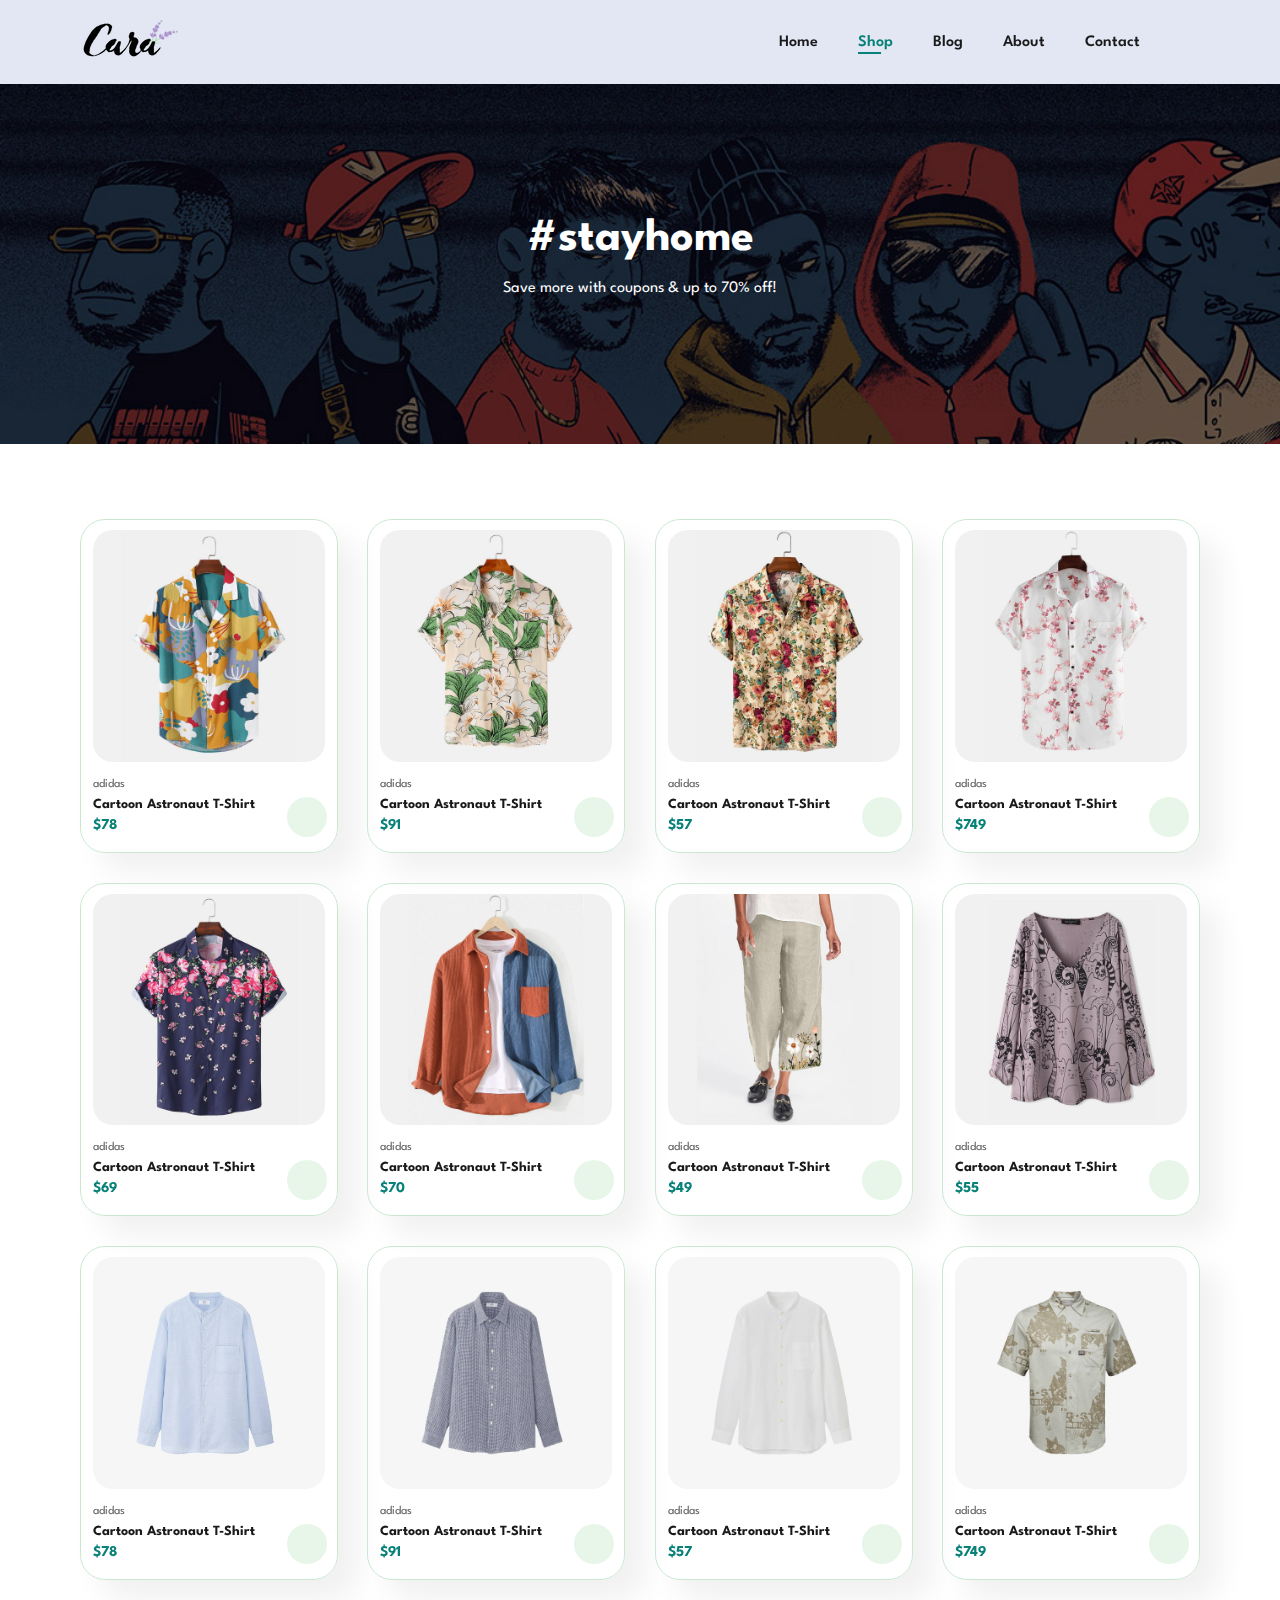
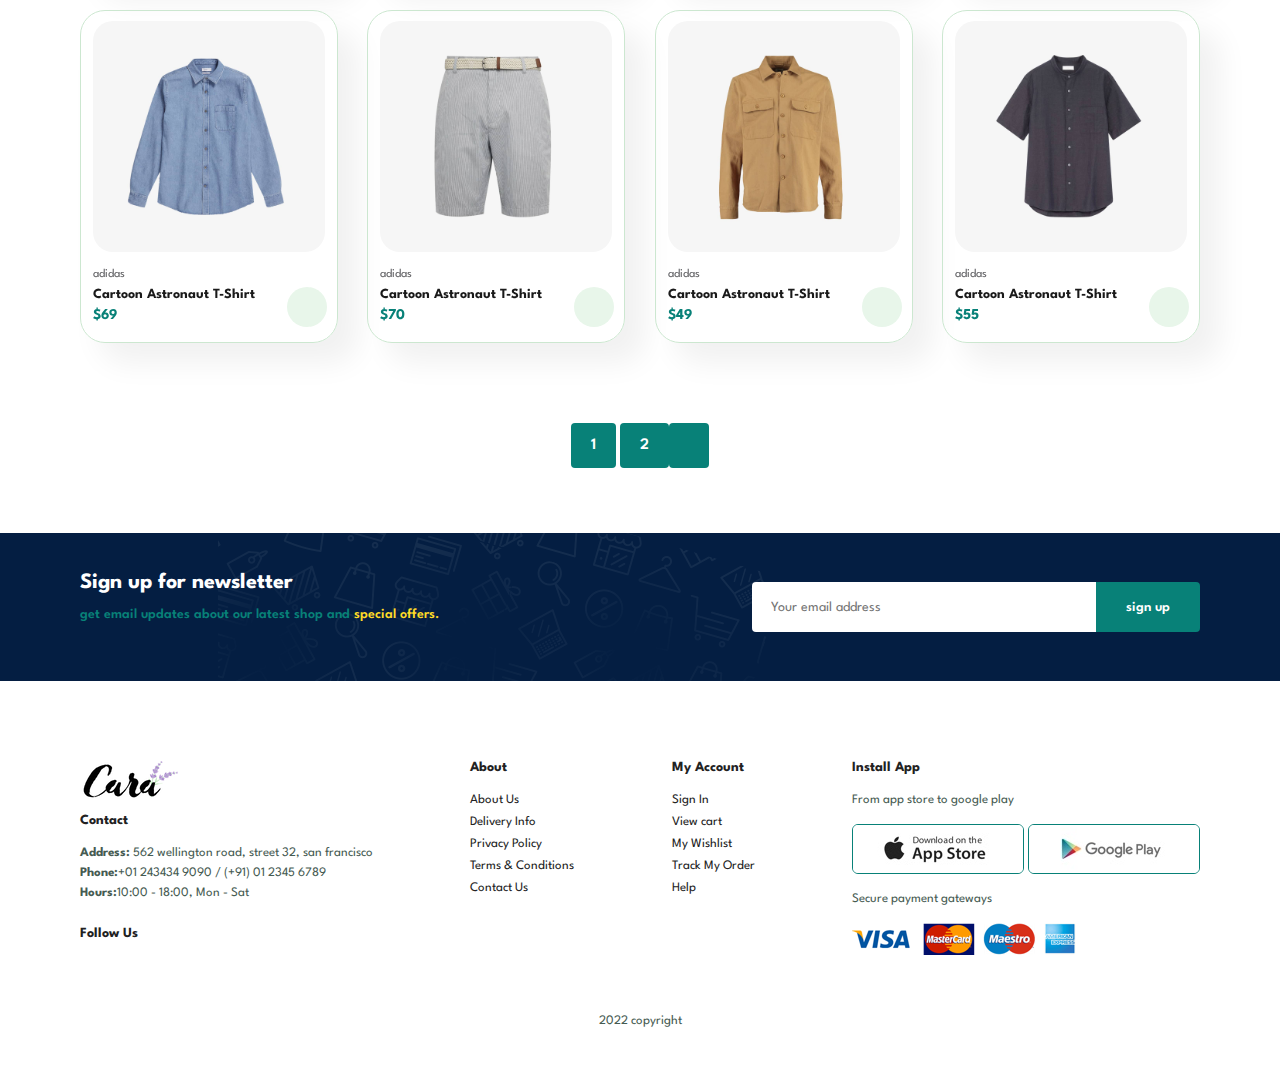
<file: shop.html>
<!DOCTYPE html>
<html lang="en">
<head>
    <meta charset="UTF-8">
    <meta http-equiv="X-UA-Compatible" content="IE=edge">
    <meta name="viewport" content="width=device-width, initial-scale=1.0">
    <link rel="stylesheet" href="https://cdnjs.cloudflare.com/ajax/libs/font-awesome/6.1.0/css/all.min.css" integrity="sha512-10/jx2EXwxxWqCLX/hHth/vu2KY3jCF70dCQB8TSgNjbCVAC/8vai53GfMDrO2Emgwccf2pJqxct9ehpzG+MTw==" crossorigin="anonymous" referrerpolicy="no-referrer" /> 
    <link rel="stylesheet" href="style.css">
    <title>Document</title>
</head>
<body>
    <section id="header">
        <a href="#"><img src="./img/logo.png" class="logo" alt="logo image"></a>

        <div>
            <ul id="navbar">
                <li><a href="index.html">Home</a></li>
                <li><a class="active" href="shop.html">Shop</a></li>
                <li><a href="blog.html">Blog</a></li>
                <li><a href="about.html">About</a></li>
                <li><a href="contact.html">Contact</a></li>
                <li><a href="cart.html"><i class="fa fa-shopping-bag"></i></a></li>
                <a href="#"><i id="close" class="fas fa-times"></i></a>
            </ul>
        </div>
        <div id="mobile">
            <a href="cart.html"><i class="fa fa-shopping-bag"></i></a>
            <i id="bar" class="fas fa-outdent"></i>
        </div>
    </section>

    <section id="page-header">
        <h2>#stayhome</h2>
        <p>Save more with coupons & up to 70% off!</p>
    </section>

    <section id="product1" class="section-p1">

        <div class="pro-container">

            <div class="pro">
                <img src="img/products/f1.jpg" alt="">
                <div class="description">
                    <span>adidas</span>
                    <h5>Cartoon Astronaut T-Shirt</h5>
                    <div class="star">
                        <i class="fas fa-star"></i>
                        <i class="fas fa-star"></i>
                        <i class="fas fa-star"></i>
                        <i class="fas fa-star"></i>
                        <i class="fas fa-star"></i>
                    </div>
                    <h4>$78</h4>
                </div>
                 <a href="#"><i class="fas fa-shopping-cart cart"></i></a>
            </div>

            <div class="pro">
                <img src="img/products/f2.jpg" alt="">
                <div class="description">
                    <span>adidas</span>
                    <h5>Cartoon Astronaut T-Shirt</h5>
                    <div class="star">
                        <i class="fas fa-star"></i>
                        <i class="fas fa-star"></i>
                        <i class="fas fa-star"></i>
                        <i class="fas fa-star"></i>
                        <i class="fas fa-star"></i>
                    </div>
                    <h4>$91</h4>
                </div>
                 <a href="#"><i class="fas fa-shopping-cart cart"></i></a>
            </div>

            <div class="pro">
                <img src="img/products/f3.jpg" alt="">
                <div class="description">
                    <span>adidas</span>
                    <h5>Cartoon Astronaut T-Shirt</h5>
                    <div class="star">
                        <i class="fas fa-star"></i>
                        <i class="fas fa-star"></i>
                        <i class="fas fa-star"></i>
                        <i class="fas fa-star"></i>
                        <i class="fas fa-star"></i>
                    </div>
                    <h4>$57</h4>
                </div>
                 <a href="#"><i class="fas fa-shopping-cart cart"></i></a>
            </div>
            <div class="pro">
                <img src="img/products/f4.jpg" alt="">
                <div class="description">
                    <span>adidas</span>
                    <h5>Cartoon Astronaut T-Shirt</h5>
                    <div class="star">
                        <i class="fas fa-star"></i>
                        <i class="fas fa-star"></i>
                        <i class="fas fa-star"></i>
                        <i class="fas fa-star"></i>
                        <i class="fas fa-star"></i>
                    </div>
                    <h4>$749</h4>
                </div>
                 <a href="#"><i class="fas fa-shopping-cart cart"></i></a>
            </div>
            <div class="pro">
                <img src="img/products/f5.jpg" alt="">
                <div class="description">
                    <span>adidas</span>
                    <h5>Cartoon Astronaut T-Shirt</h5>
                    <div class="star">
                        <i class="fas fa-star"></i>
                        <i class="fas fa-star"></i>
                        <i class="fas fa-star"></i>
                        <i class="fas fa-star"></i>
                        <i class="fas fa-star"></i>
                    </div>
                    <h4>$69</h4>
                </div>
                 <a href="#"><i class="fas fa-shopping-cart cart"></i></a>
            </div>
            <div class="pro">
                <img src="img/products/f6.jpg" alt="">
                <div class="description">
                    <span>adidas</span>
                    <h5>Cartoon Astronaut T-Shirt</h5>
                    <div class="star">
                        <i class="fas fa-star"></i>
                        <i class="fas fa-star"></i>
                        <i class="fas fa-star"></i>
                        <i class="fas fa-star"></i>
                        <i class="fas fa-star"></i>
                    </div>
                    <h4>$70</h4>
                </div>
                 <a href="#"><i class="fas fa-shopping-cart cart"></i></a>
            </div>
            <div class="pro">
                <img src="img/products/f7.jpg" alt="">
                <div class="description">
                    <span>adidas</span>
                    <h5>Cartoon Astronaut T-Shirt</h5>
                    <div class="star">
                        <i class="fas fa-star"></i>
                        <i class="fas fa-star"></i>
                        <i class="fas fa-star"></i>
                        <i class="fas fa-star"></i>
                        <i class="fas fa-star"></i>
                    </div>
                    <h4>$49</h4>
                </div>
                 <a href="#"><i class="fas fa-shopping-cart cart"></i></a>
            </div>
            <div class="pro">
                <img src="img/products/f8.jpg" alt="">
                <div class="description">
                    <span>adidas</span>
                    <h5>Cartoon Astronaut T-Shirt</h5>
                    <div class="star">
                        <i class="fas fa-star"></i>
                        <i class="fas fa-star"></i>
                        <i class="fas fa-star"></i>
                        <i class="fas fa-star"></i>
                        <i class="fas fa-star"></i>
                    </div>
                    <h4>$55</h4>
                </div>
                 <a href="#"><i class="fas fa-shopping-cart cart"></i></a>
            </div>

            <div class="pro">
                <img src="img/products/n1.jpg" alt="">
                <div class="description">
                    <span>adidas</span>
                    <h5>Cartoon Astronaut T-Shirt</h5>
                    <div class="star">
                        <i class="fas fa-star"></i>
                        <i class="fas fa-star"></i>
                        <i class="fas fa-star"></i>
                        <i class="fas fa-star"></i>
                        <i class="fas fa-star"></i>
                    </div>
                    <h4>$78</h4>
                </div>
                 <a href="#"><i class="fas fa-shopping-cart cart"></i></a>
            </div>

            <div class="pro">
                <img src="img/products/n2.jpg" alt="">
                <div class="description">
                    <span>adidas</span>
                    <h5>Cartoon Astronaut T-Shirt</h5>
                    <div class="star">
                        <i class="fas fa-star"></i>
                        <i class="fas fa-star"></i>
                        <i class="fas fa-star"></i>
                        <i class="fas fa-star"></i>
                        <i class="fas fa-star"></i>
                    </div>
                    <h4>$91</h4>
                </div>
                 <a href="#"><i class="fas fa-shopping-cart cart"></i></a>
            </div>

            <div class="pro">
                <img src="img/products/n3.jpg" alt="">
                <div class="description">
                    <span>adidas</span>
                    <h5>Cartoon Astronaut T-Shirt</h5>
                    <div class="star">
                        <i class="fas fa-star"></i>
                        <i class="fas fa-star"></i>
                        <i class="fas fa-star"></i>
                        <i class="fas fa-star"></i>
                        <i class="fas fa-star"></i>
                    </div>
                    <h4>$57</h4>
                </div>
                 <a href="#"><i class="fas fa-shopping-cart cart"></i></a>
            </div>
            <div class="pro">
                <img src="img/products/n4.jpg" alt="">
                <div class="description">
                    <span>adidas</span>
                    <h5>Cartoon Astronaut T-Shirt</h5>
                    <div class="star">
                        <i class="fas fa-star"></i>
                        <i class="fas fa-star"></i>
                        <i class="fas fa-star"></i>
                        <i class="fas fa-star"></i>
                        <i class="fas fa-star"></i>
                    </div>
                    <h4>$749</h4>
                </div>
                 <a href="#"><i class="fas fa-shopping-cart cart"></i></a>
            </div>
            <div class="pro">
                <img src="img/products/n5.jpg" alt="">
                <div class="description">
                    <span>adidas</span>
                    <h5>Cartoon Astronaut T-Shirt</h5>
                    <div class="star">
                        <i class="fas fa-star"></i>
                        <i class="fas fa-star"></i>
                        <i class="fas fa-star"></i>
                        <i class="fas fa-star"></i>
                        <i class="fas fa-star"></i>
                    </div>
                    <h4>$69</h4>
                </div>
                 <a href="#"><i class="fas fa-shopping-cart cart"></i></a>
            </div>
            <div class="pro">
                <img src="img/products/n6.jpg" alt="">
                <div class="description">
                    <span>adidas</span>
                    <h5>Cartoon Astronaut T-Shirt</h5>
                    <div class="star">
                        <i class="fas fa-star"></i>
                        <i class="fas fa-star"></i>
                        <i class="fas fa-star"></i>
                        <i class="fas fa-star"></i>
                        <i class="fas fa-star"></i>
                    </div>
                    <h4>$70</h4>
                </div>
                 <a href="#"><i class="fas fa-shopping-cart cart"></i></a>
            </div>
            <div class="pro">
                <img src="img/products/n7.jpg" alt="">
                <div class="description">
                    <span>adidas</span>
                    <h5>Cartoon Astronaut T-Shirt</h5>
                    <div class="star">
                        <i class="fas fa-star"></i>
                        <i class="fas fa-star"></i>
                        <i class="fas fa-star"></i>
                        <i class="fas fa-star"></i>
                        <i class="fas fa-star"></i>
                    </div>
                    <h4>$49</h4>
                </div>
                 <a href="#"><i class="fas fa-shopping-cart cart"></i></a>
            </div>
            <div class="pro">
                <img src="img/products/n8.jpg" alt="">
                <div class="description">
                    <span>adidas</span>
                    <h5>Cartoon Astronaut T-Shirt</h5>
                    <div class="star">
                        <i class="fas fa-star"></i>
                        <i class="fas fa-star"></i>
                        <i class="fas fa-star"></i>
                        <i class="fas fa-star"></i>
                        <i class="fas fa-star"></i>
                    </div>
                    <h4>$55</h4>
                </div>
                 <a href="#"><i class="fas fa-shopping-cart cart"></i></a>
            </div>
        </div>
    </section>

    <section class="section-p1" id="pagination">
        <a href="#">1</a>
        <a href="#">2</a>
        <a href="#"><i class="fas fa-long-arrow-alt-right"></i></a>
    </section>

    <section id="newsletter" class="section-p1 section-m1">
        <div class="news-text">
            <h4>Sign up for newsletter</h4>
            <p>get email updates about our latest shop and <span>special offers.</span></p>
        </div>
        <div class="form">
            <input type="text" placeholder="Your email address">
            <button class="normal">sign up</button>
        </div>
    </section>
    
    <footer class="section-p1">
        <div class="col">
            <img class="logo" src="./img/logo.png" alt="">
            <h4>Contact</h4>
            <p><strong>Address:</strong> 562 wellington road, street 32, san francisco</p>
            <p><strong>Phone:</strong>+01 243434 9090 / (+91) 01 2345 6789</p>
            <p><strong>Hours:</strong>10:00 - 18:00, Mon - Sat</p>
            <div class="follow">
                <h4>Follow Us</h4>
                <div class="icon">
                    <i class="fab fa-facebook-f"></i>
                    <i class="fab fa-twitter"></i>
                    <i class="fab fa-instagram"></i>
                    <i class="fab fa-pinterest-p"></i>
                    <i class="fab fa-youtube"></i>
                </div>
            </div>
        </div>

        <div class="col">
            <h4>About</h4>
            <a href="#">About Us</a>
            <a href="#">Delivery Info</a>
            <a href="#">Privacy Policy</a>
            <a href="#">Terms & Conditions</a>
            <a href="#">Contact Us</a>
        </div>

        <div class="col">
            <h4>My Account</h4>
            <a href="#">Sign In </a>
            <a href="#">View cart</a>
            <a href="#">My Wishlist</a>
            <a href="#">Track My Order</a>
            <a href="#">Help</a>
        </div>

        <div class="col install">
            <h4>Install App</h4>
            <p>From app store to google play</p>
            <div class="row">
                <img src="img/pay/app.jpg" alt="">
                <img src="img/pay/play.jpg" alt="">
            </div>
            <p>Secure payment gateways</p>
            <img src="img/pay/pay.png" alt="">
        </div>

        <div class="copyright">
            <p>2022 copyright</p>
        </div>
    </footer>

    <script>
        let allProducts = document.querySelectorAll('.pro')
        console.log(allProducts)

        allProducts.forEach(el => {
            el.addEventListener('click', () => {
                window.location.href = 'sProduct.html'
            })
        })
    </script>

    <script src="script.js"></script>
</body>
</html>
</file>
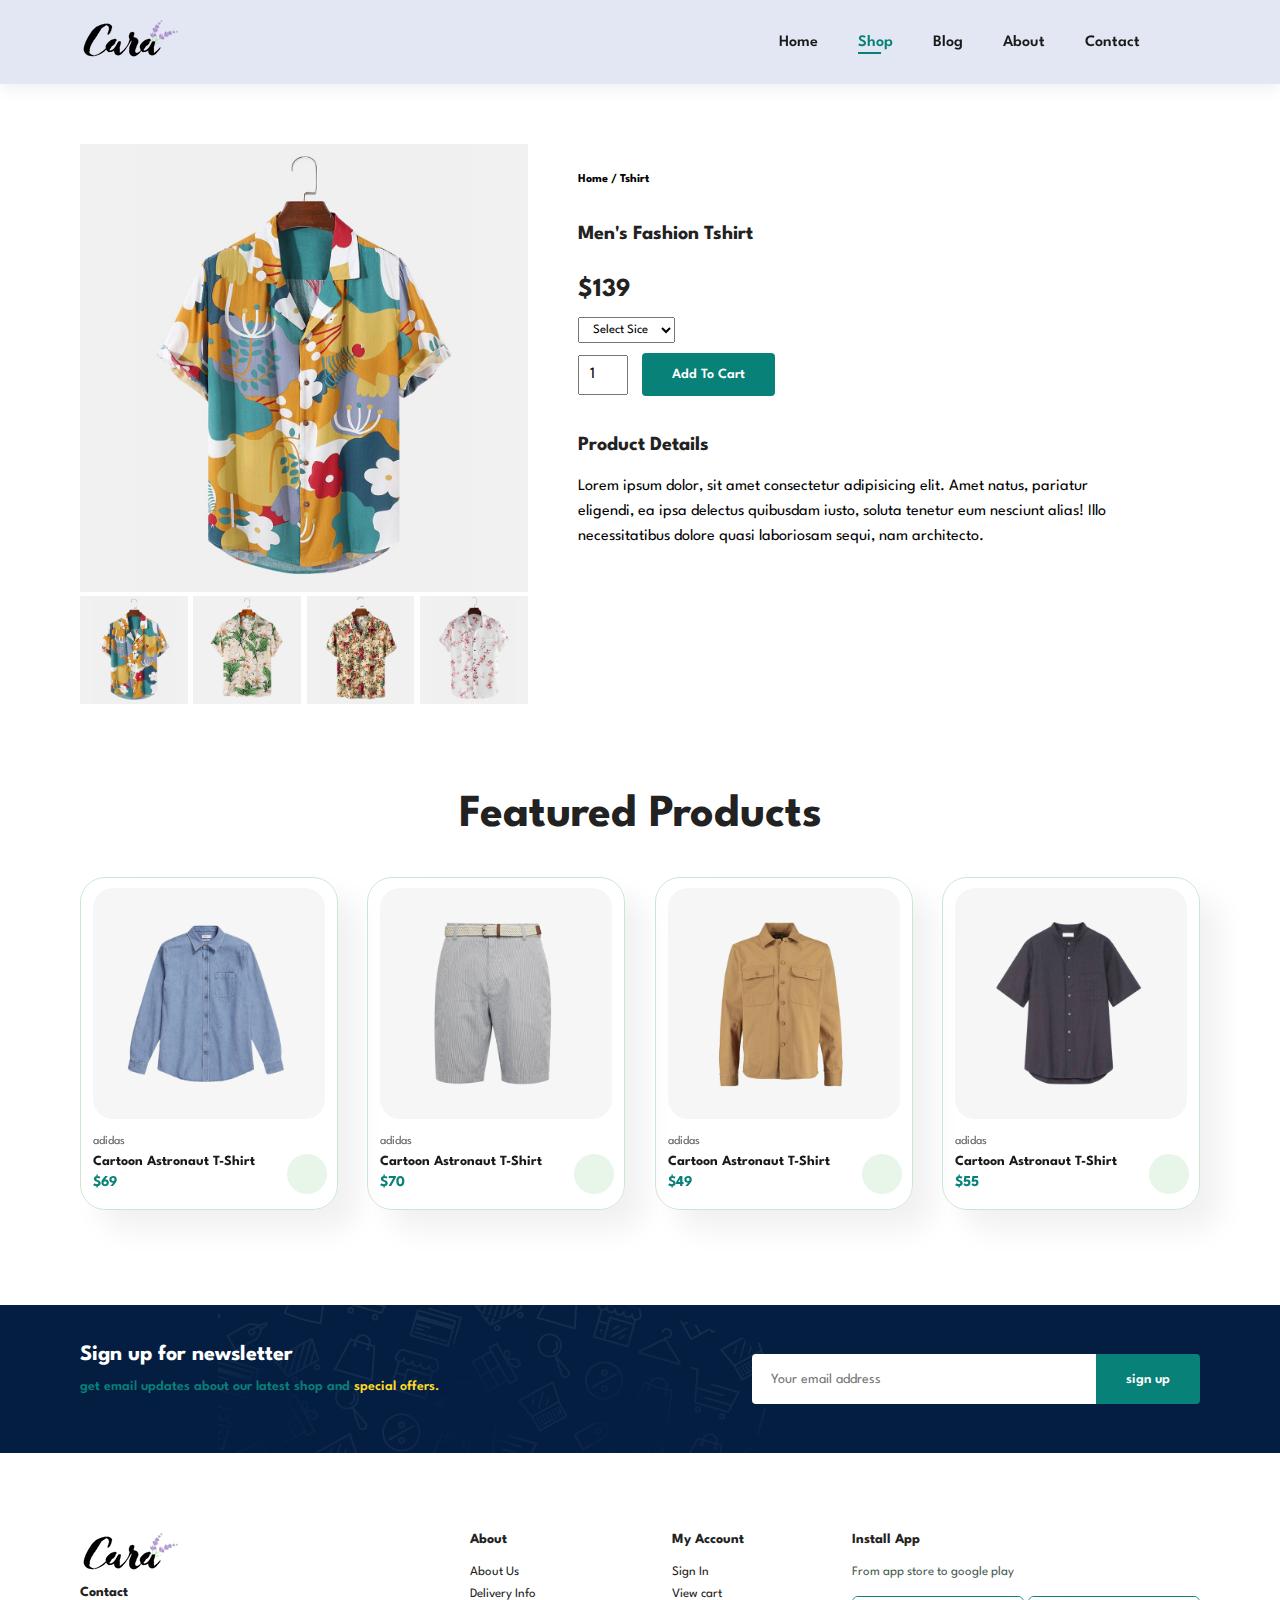
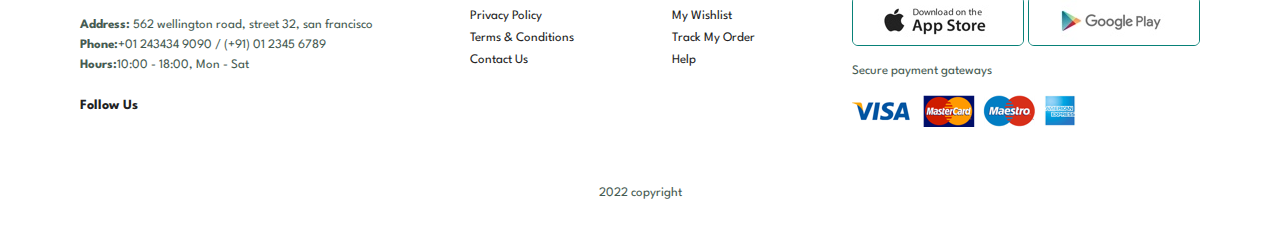
<file: sProduct.html>
<!DOCTYPE html>
<html lang="en">
<head>
    <meta charset="UTF-8">
    <meta http-equiv="X-UA-Compatible" content="IE=edge">
    <meta name="viewport" content="width=device-width, initial-scale=1.0">
    <link rel="stylesheet" href="https://cdnjs.cloudflare.com/ajax/libs/font-awesome/6.1.0/css/all.min.css" integrity="sha512-10/jx2EXwxxWqCLX/hHth/vu2KY3jCF70dCQB8TSgNjbCVAC/8vai53GfMDrO2Emgwccf2pJqxct9ehpzG+MTw==" crossorigin="anonymous" referrerpolicy="no-referrer" /> 
    <link rel="stylesheet" href="style.css">
    <title>Document</title>
</head>
<body>
    <section id="header">
        <a href="#"><img src="./img/logo.png" class="logo" alt="logo image"></a>

        <div>
            <ul id="navbar">
                <li><a href="index.html">Home</a></li>
                <li><a class="active" href="shop.html">Shop</a></li>
                <li><a href="blog.html">Blog</a></li>
                <li><a href="about.html">About</a></li>
                <li><a href="contact.html">Contact</a></li>
                <li><a href="cart.html"><i class="fa fa-shopping-bag"></i></a></li>
                <a href="#"><i id="close" class="fas fa-times"></i></a>
            </ul>
        </div>
        <div id="mobile">
            <a href="cart.html"><i class="fa fa-shopping-bag"></i></a>
            <i id="bar" class="fas fa-outdent"></i>
        </div>
    </section>

    <section id="pro-details" class="section-p1">
        <div class="single-pro-img">
            <img src="img/products/f1.jpg" width="100%" id="mainImg" alt="">
            <div class="sm-img-group">
                <div class="sm-img-col">
                    <img src="img/products/f1.jpg" width="100%" class="sm-img" alt="">
                </div>
                <div class="sm-img-col">
                    <img src="img/products/f2.jpg" width="100%" class="sm-img" alt="">
                </div>
                <div class="sm-img-col">
                    <img src="img/products/f3.jpg" width="100%" class="sm-img" alt="">
                </div>
                <div class="sm-img-col">
                    <img src="img/products/f4.jpg" width="100%" class="sm-img" alt="">
                </div>
            </div>
        </div>

        <div class="single-pro-details">
            <h6>Home / Tshirt</h6>
            <h4>Men's Fashion Tshirt</h4>
            <h2>$139</h2>
            <select>
                <option>Select Sice</option>
                <option>XL</option>
                <option>XXL</option>
                <option>Large</option>
                <option>Small</option>
            </select>
            <input type="number" value="1">
            <button class="normal">Add To Cart</button>
            <h4>Product Details</h4>
            <span>Lorem ipsum dolor, sit amet consectetur adipisicing elit. Amet natus, pariatur eligendi, ea ipsa delectus quibusdam iusto, soluta tenetur eum nesciunt alias! Illo necessitatibus dolore quasi laboriosam sequi, nam architecto.</span>
        </div>
    </section>

    <section id="product1" class="section-p1">
        <h2>Featured Products</h2>

        <div class="pro-container">
            
            <div class="pro">
                <img src="img/products/n5.jpg" alt="">
                <div class="description">
                    <span>adidas</span>
                    <h5>Cartoon Astronaut T-Shirt</h5>
                    <div class="star">
                        <i class="fas fa-star"></i>
                        <i class="fas fa-star"></i>
                        <i class="fas fa-star"></i>
                        <i class="fas fa-star"></i>
                        <i class="fas fa-star"></i>
                    </div>
                    <h4>$69</h4>
                </div>
                 <a href="#"><i class="fas fa-shopping-cart cart"></i></a>
            </div>
            <div class="pro">
                <img src="img/products/n6.jpg" alt="">
                <div class="description">
                    <span>adidas</span>
                    <h5>Cartoon Astronaut T-Shirt</h5>
                    <div class="star">
                        <i class="fas fa-star"></i>
                        <i class="fas fa-star"></i>
                        <i class="fas fa-star"></i>
                        <i class="fas fa-star"></i>
                        <i class="fas fa-star"></i>
                    </div>
                    <h4>$70</h4>
                </div>
                 <a href="#"><i class="fas fa-shopping-cart cart"></i></a>
            </div>
            <div class="pro">
                <img src="img/products/n7.jpg" alt="">
                <div class="description">
                    <span>adidas</span>
                    <h5>Cartoon Astronaut T-Shirt</h5>
                    <div class="star">
                        <i class="fas fa-star"></i>
                        <i class="fas fa-star"></i>
                        <i class="fas fa-star"></i>
                        <i class="fas fa-star"></i>
                        <i class="fas fa-star"></i>
                    </div>
                    <h4>$49</h4>
                </div>
                 <a href="#"><i class="fas fa-shopping-cart cart"></i></a>
            </div>
            <div class="pro">
                <img src="img/products/n8.jpg" alt="">
                <div class="description">
                    <span>adidas</span>
                    <h5>Cartoon Astronaut T-Shirt</h5>
                    <div class="star">
                        <i class="fas fa-star"></i>
                        <i class="fas fa-star"></i>
                        <i class="fas fa-star"></i>
                        <i class="fas fa-star"></i>
                        <i class="fas fa-star"></i>
                    </div>
                    <h4>$55</h4>
                </div>
                 <a href="#"><i class="fas fa-shopping-cart cart"></i></a>
            </div>
        </div>
    </section>

    <section id="newsletter" class="section-p1 section-m1">
        <div class="news-text">
            <h4>Sign up for newsletter</h4>
            <p>get email updates about our latest shop and <span>special offers.</span></p>
        </div>
        <div class="form">
            <input type="text" placeholder="Your email address">
            <button class="normal">sign up</button>
        </div>
    </section>
    
    <footer class="section-p1">
        <div class="col">
            <img class="logo" src="./img/logo.png" alt="">
            <h4>Contact</h4>
            <p><strong>Address:</strong> 562 wellington road, street 32, san francisco</p>
            <p><strong>Phone:</strong>+01 243434 9090 / (+91) 01 2345 6789</p>
            <p><strong>Hours:</strong>10:00 - 18:00, Mon - Sat</p>
            <div class="follow">
                <h4>Follow Us</h4>
                <div class="icon">
                    <i class="fab fa-facebook-f"></i>
                    <i class="fab fa-twitter"></i>
                    <i class="fab fa-instagram"></i>
                    <i class="fab fa-pinterest-p"></i>
                    <i class="fab fa-youtube"></i>
                </div>
            </div>
        </div>

        <div class="col">
            <h4>About</h4>
            <a href="#">About Us</a>
            <a href="#">Delivery Info</a>
            <a href="#">Privacy Policy</a>
            <a href="#">Terms & Conditions</a>
            <a href="#">Contact Us</a>
        </div>

        <div class="col">
            <h4>My Account</h4>
            <a href="#">Sign In </a>
            <a href="#">View cart</a>
            <a href="#">My Wishlist</a>
            <a href="#">Track My Order</a>
            <a href="#">Help</a>
        </div>

        <div class="col install">
            <h4>Install App</h4>
            <p>From app store to google play</p>
            <div class="row">
                <img src="img/pay/app.jpg" alt="">
                <img src="img/pay/play.jpg" alt="">
            </div>
            <p>Secure payment gateways</p>
            <img src="img/pay/pay.png" alt="">
        </div>

        <div class="copyright">
            <p>2022 copyright</p>
        </div>
    </footer>


    <script>
        let mainImg = document.getElementById('mainImg')
        let smImg = document.querySelectorAll('.sm-img')
        let smImgid = document.getElementsByClassName('sm-img')

            smImg.forEach(el => {
                el.addEventListener('click', () => {
                    mainImg.src = el.src;
                })
            })


            // smImg[0].onclick = function () {
            //         mainImg.src = smImg[0].src;
            // }
            // smImg[1].onclick = function () {
            //         mainImg.src = smImg[1].src;
            // }
            // smImg[2].onclick = function () {
            //         mainImg.src = smImg[2].src;
            // }
            // smImg[3].onclick = function () {
            //         mainImg.src = smImg[3].src;
            // }
        
    </script>

    <script src="script.js"></script>
</body>
</html>
</file>
<file: style.css>
@import url('https://fonts.googleapis.com/css2?family=League+Spartan:wght@100;200;300;400;500;600;700;800;900&display=swap');



*{
    margin: 0;
    padding: 0;
    box-sizing: border-box;
    font-family: 'League Spartan', sans-serif;
}

h1{
    font-size: 50px;
    line-height: 64px;
    color: #222;
}

h2{
    font-size: 46px;
    line-height: 54px;
    color: #222;
}

h4{
    font-size: 20px;
    color: #222;
}

h6{
    font-weight: 700;
    font-size: 12px;
}

p{
    font-size: 16px;
    color: #465b52;
    margin: 15px 0 20px 0;
}

.section-p1{
    padding: 40px 80px;
}

.section-m1{
    margin: 40px 0;
}

button.normal {
    font-size: 14px;
    font-weight: 600;
    padding: 15px 30px;
    color: black;
    background-color: white;
    border-radius: 4px;
    cursor: pointer;
    border: none;
    outline: none;
    transition: 0.2s;
}

button.white {
    font-size: 13px;
    font-weight: 600;
    padding: 11px 18px;
    color: white;
    background-color: transparent;
    cursor: pointer;
    border: 1px solid white;
    outline: none;
    transition: 0.2s;
}

body{
    width: 100%;
}

/* header */

#header {
    display: flex;
    align-items: center;
    justify-content: space-between;
    padding: 20px 80px;
    background-color: #e3e6f3;
    box-shadow: 0 5px 15px rgba(0, 0, 0, 0.06);
    position: sticky;
    top :0;
    left: 0;
}

#navbar {
    display: flex;
    align-items: center;
    justify-content: center;
}

#mobile{
    display: none;
    align-items: center;
}

#close {
    display: none;
}

#navbar li {
    list-style: none;
    padding: 0 20px;
    position: relative;
}

#navbar li a {
    text-decoration: none;
    font-size: 1rem;
    font-weight: 600;
    color: #1a1a1a;
    transition: 0.3s ease;
}

#navbar li a:hover,
#navbar li a.active {
    color: #088178;
}


#navbar li a.active::after,
#navbar li a:hover::after {
    content: '';
    width: 30%;
    height: 2px ;
    background-color: #088178;
    position: absolute;
    bottom: -4px;
    left: 20px;
}

/* hero */
#hero{
    background: url('./img/hero4.png') no-repeat;
    height: 90vh;
    width:100%;
    background-size: cover;
    background-position: top 25% right;
    padding: 0 80px;
    display: flex;
    flex-direction: column;
    align-items: flex-start;
    justify-content: center;
}

#hero h4 {
    padding-bottom: 15px;
}

#hero h1 {
    color: #088178;
}

#hero button {
    background: url('./img/button.png');
    background-color: transparent;
    color: #088178;
    border: 0;
    padding: 14px 80px 14px 65px;
    background-repeat: no-repeat;
    cursor: pointer;
    font-weight: 700;
    font-size: 15px;
}

/* feature */

#feature {
    display: flex;
    align-items: center;
    justify-content: space-between;
    flex-wrap: wrap;
}

#feature .feature-box {
    width: 180px;
    text-align: center;
    padding: 25px 15px;
    box-shadow: 20px 20px 14px rgba(0, 0, 0, 0.06);
    border: 1px solid rgb(194, 194, 194);
    border-radius: 4px;
    margin: 15px 0;
}

#feature .feature-box img {
    width: 100%;
    margin-bottom: 10px;
}

#feature .feature-box:hover {
    box-shadow: 10px 10px 34px rgba(0, 0, 0, 0.03);
}

#feature .feature-box h6 {
    display: inline-block;
    padding: 9px 8px 6px 8px;
    line-height: 1;
    border-radius: 4px ;
    color: #088178;
    background-color: #fddde4;
}

#feature .feature-box:nth-child(2) h6{
    background-color: #cdebbc;
}

#feature .feature-box:nth-child(3) h6{
    background-color: #d1e8f2;
}
#feature .feature-box:nth-child(4) h6{
    background-color: #cdd4f8;
}
#feature .feature-box:nth-child(5) h6{
    background-color: #f6dbf4;
}
#feature .feature-box:nth-child(6) h6{
    background-color: #fff2e5;
}

#product1{
    text-align: center;
}

#product1 .pro-container{
    display: flex;
    justify-content: space-between;
    padding-top: 20px;
    flex-wrap: wrap;
}

#product1 .pro {
    width: 23%;
    min-width: 250px;
    padding: 10px 12px;
    border: 1px solid #cce7d0;
    border-radius: 25px;
    cursor: pointer;
    box-shadow: 20px 20px 30px rgba(0, 0, 0, 0.06);
    margin: 15px 0;
    transition: 0.2s ease;
    position: relative;
}

#product1 .pro:hover {
    
    box-shadow: 20px 20px 30px rgba(0, 0, 0, 0.09);
}

#product1 .pro img {
    width: 100%;    
    border-radius: 20px;
 }

 #product1 .pro .description {
    text-align: start;
    padding: 10px 0;
 }

 #product1 .pro span {
    color: #606063;
    font-size: 12px;
 } 
 
 #product1 .pro .description h5 {
    padding-top: 7px;
    color: #1a1a1a;
    font-size: 14px;
 }

 #product1 .pro .description i {
    font-size: 12px;
    color: rgba(243, 181, 25);
 }

 #product1 .pro .description h4{
    padding-top: 7px;
    font-size: 15px ;
    font-weight: 700;
    color: #088178;
 }

 #product1 .pro .cart {
    width: 40px;
    height: 40px;
    line-height: 40px;
    border-radius: 50px;
    background-color: #e8f6ea;
    color: #088178;
    position: absolute;
    bottom: 15px;
    right: 10px;
 }


 #banner {
    display: flex;
    flex-direction: column;
    align-items: center;
    justify-content: center;
    text-align: center;
    background-image: url('./img/banner/b2.jpg');
    width: 100%;
    height: 40vh;
    background-size: cover;
    background-position: center;
 }

 #banner h4 {
    color: white;
    font-size: 1rem;
 }

 #banner h2 {
    color: white;
    font-size: 2rem;
    padding: 10px 0;
 }

 #banner h2 span {
    color: #ef3636;
 }

 #banner button:hover  {
    background-color: #088178;
    color: white;
 }

 #sm-banner {
    display: flex;
    justify-content: space-between;
    flex-wrap: wrap;
 }

 #sm-banner .banner-box {
    display: flex;
    flex-direction: column;
    align-items: flex-start;
    justify-content: center;
    background-image: url('./img/banner/b17.jpg');
    min-width: 565px;
    height: 50vh;
    background-size: cover;
    background-position: center;
    padding: 30px;
}

#sm-banner .banner-box-2 {
    background-image: url('./img/banner/b10.jpg');
}

 #sm-banner h4 {
    color: white;
    font-size: 20px ;
    font-weight: 300;
 }

 #sm-banner h2 {
    color: white;
    font-size: 28px ;
    font-weight: 800;
 }

 #sm-banner span {
    color: white;
    font-size: 14px ;
    font-weight: 500;
    padding-bottom: 15px;
 }

 #sm-banner .banner-box:hover button{
    background: #088178;
    border: 1px solid #088178;
 }

 #banner-3 {
    display: flex;
    justify-content: space-between;
    flex-wrap: wrap;
    padding: 0 80px;
 }

 
 #banner-3 .banner-box {
     display: flex;
     flex-direction: column;
     align-items: flex-start;
    justify-content: center;
    background-image: url('./img/banner/b7.jpg');
    min-width: 30%;
    height: 30vh;
    background-size: cover;
    background-position: center;
    padding: 20px;
    margin-bottom: 20px;
}

#banner-3 .banner-box-2 {
    background-image: url('./img/banner/b4.jpg');
}

#banner-3 .banner-box-3 {
    background-image: url('./img/banner/b18.jpg');
}

#banner-3 h2{
    color: white;
    font-weight: 900;
    font-size:  22px;
}

#banner-3 h3{
    color: #ec544e;
    font-weight: 800;
    font-size:  15px;
}

#newsletter {
    display: flex;
    align-items: center;
    justify-content: space-between;
    flex-wrap: wrap;
    background-image: url('./img/banner/b14.png');
    background-repeat: no-repeat;
    background-position: top 20% left 30%;
    background-color: #041e42;
}

#newsletter h4{
    font-size: 22px;
    font-weight: 700;
    color: white;
}

#newsletter p{
    font-size: 14px;
    font-weight: 600;
    color: #088178;
}

#newsletter p span{
    color: #ffdb27;
}

#newsletter .form {
    display: flex;
    width: 40%;
}

#newsletter input{
    height: 3.125rem;
    padding: 0 1.25em;
    font-size: 14px;
    width: 100%;
    border: 1px solid transparent;
    border-radius: 4px;
    outline: none;
    border-top-right-radius: 0;
    border-bottom-right-radius: 0;
}

#newsletter button {
    background-color: #088178;
    color: white;
    white-space: nowrap;
    border-top-left-radius: 0;
    border-bottom-left-radius: 0;
}

footer {
    display: flex;
    flex-wrap: wrap;
    justify-content: space-between;
} 

footer .col {
    display: flex;
    flex-direction: column;
    align-items: flex-start;
    margin-bottom: 20px;
}

footer .logo {
    margin-bottom: 13px;
}

footer h4{
    font-size: 14px;
    padding-bottom: 20px;
}

footer p{
    font-size: 13px;
    margin: 0 0 8px 0;
}

footer a{
    font-size: 13px;
    text-decoration: none;
    color: #222;
    margin-bottom: 10px;
}

footer .follow {
    margin-top: 20px;

}

footer .follow  i{
    color: #465b52;
    padding-right: 4px;
    cursor: pointer;
}


footer .install .row img{
    border: 1px solid #088178;
    border-radius: 6px;
}

footer .install img {
    margin: 10px 0 15px 0;
}

footer .copyright {
    width: 100%;
    text-align: center;
    margin-top: 20px;
}

/* Shop Page  */

#page-header{
    background-image: url(img/banner/b1.jpg);
    width: 100%;
    height: 40vh;
    background-size: cover;
    display: flex;
    justify-content: center;
    text-align: center;
    flex-direction: column;
    padding: 14px;
}

#page-header h2 ,
#page-header p {
    color: white;
}

#pagination{
    text-align: center;
}
#pagination a {
    text-decoration: none;
    background-color: #088178;
    padding: 15px 20px;
    border-radius: 4px ;
    color: white;
    font-weight: 600;
}

/* Single Product  */

#pro-details {
    display: flex;
    margin-top: 20px;
}

#pro-details .single-pro-img{
    width: 40%;
    margin-right: 50px;
}

.sm-img-group{
    display: flex;
    justify-content: space-between;
}

.sm-img-col{
    flex-basis: 24%;
    cursor: pointer;
}

#pro-details .single-pro-details{
    width: 50%;
    padding-top: 30px;
}

#pro-details .single-pro-details h4 {
    padding: 40px 0 20px 0;
}

#pro-details .single-pro-details h2 {
    font-size: 26px;
}

#pro-details .single-pro-details select{
    display: block;
    padding: 5px 10px;
    margin-bottom: 10px;
    font-size: 0.8rem;
}

#pro-details .single-pro-details input {
    width: 50px;
    height: 40px;
    padding-left: 10px;
    font-size: 16px;
    margin-right: 10px;
}

#pro-details .single-pro-details input:focus {
    outline: none;
}

#pro-details .single-pro-details button {
    background-color: #088178;
    color: white;
}

#pro-details .single-pro-details span {
    line-height: 25px;
}

/* blog page  */

#page-header.blog-header {
    background-image: url(img/banner/b19.jpg);
}

#blog {
    padding: 150px 150px 0 150px;
}

#blog .blog-box{
    display: flex;
    align-items: center;
    width: 100%;
    position: relative;
    padding-bottom: 90px;
}

#blog .blog-img {
    width:50% ;
    margin-right: 40px;
}

#blog img {
    width: 100%;
    height: 300px;
    object-fit: cover;
} 

#blog .blog-details{
    width: 50%;
}

#blog .blog-details a{
    text-decoration: none;
    font-size: 14px;
    color: black;
    font-weight: 700;
    position: relative;
    transition: 0.2s ease;
}

#blog .blog-details a::after {
    content: '';
    width: 50px;
    height: 1px;
    background-color: black;
    position: absolute;
    top: 7px;
    right: -60px;
}

#blog .blog-details a:hover {
    color: #088178;
}

#blog .blog-details a:hover::after {
    background-color: #088178;
}


#blog .blog-box h1 {
    position: absolute;
    top: -40px;
    left: 0;
    font-size: 70px;
    font-weight: 700;
    color: #c9cbca;
    z-index: -2;

}

/* about page */

#page-header.about-header {
    background-image: url('img/about/banner.png');
}

#about-head{
    display: flex;
    align-items: center;
}

#about-head img{
    width: 50%;
    height: auto;
}
#about-head div{
    padding-left: 40px;
}

#about-app {
    text-align: center;
}

#about-app .video {
    width: 70%;
    height: 100%;
    margin: 30px auto;
}

#about-app .video video {
    width: 100%;
    height: 100%;
    border-radius: 20px;
}

/* Contact page  */

#contact-details {
    display: flex;
    align-items: center;
    justify-content: space-between;
}

#contact-details .details {
    width: 40%;
}

#contact-details  span,
#form-details form {
    font-size: 12px;
}

#contact-details .details h2,
#form-details form h2 {
    font-size: 26px;
    line-height: 35px;
    padding: 20px 0;
}

#contact-details .details h3 {
    font-size: 16px;
    padding-bottom: 15px;
}

#contact-details .details li {
    list-style: none;
    display: flex;
    padding: 10px 0;
}

#contact-details .details li i {
    font-size: 14px;
    padding-right: 22px;
}

#contact-details .details li p {
    margin: 0;
    font-size: 14px;
}

#contact-details .map {
    width: 50%;
    height: 400px;

}

#contact-details .map iframe {
    width: 100%;
    height: 100%;
}

#form-details {
    display: flex;
    justify-content: space-between;
    margin: 30px;
    padding: 80px;
    border: 1px solid #e1e1e1;
}

#form-details form {
    width: 65%;
    display: flex;
    flex-direction: column;
    align-items: flex-start;
}

#form-details form input,
#form-details form textarea {
    width: 100%;
    padding: 12px 15px;
    outline: none;
    margin-bottom: 20px;
    border: 1px solid #e1e1e1;
}

#form-details form button {
    background-color: #088178;
    color: white;
}

#form-details .people div{
    padding-bottom: 25px;
    display: flex;
    align-items: flex-start;
}

#form-details .people div img{
    width: 65px;
    height: 65px;
    object-fit: cover;
    margin-right: 15px;
}

#form-details .people div p {
    margin: 0;
    font-size: 13px;
    line-height: 25px;
}

#form-details .people div p span {
    display: block;
    font-size: 16px;
    font-weight: 600;
    color: black;
}


/* cart page  */

#cart {
    overflow-x:auto;
}

#cart table{
    width: 100%;
    border-collapse: collapse;
    table-layout: fixed;
}

#cart table img {
    width: 70px;

}

#cart table td:nth-child(1) {
    width: 100px;
        text-align: center;
}

#cart table td:nth-child(2) {
    width: 150px;
        text-align: center;
}

#cart table td:nth-child(3) {
    width: 250px;
        text-align: center;
}

#cart table td:nth-child(4),
#cart table td:nth-child(5),
#cart table td:nth-child(6) {
    width: 150px;
        text-align: center;
}

#cart table td:nth-child(5) input {
    width: 70px;
    padding: 10px 5px 10px 15px;
}

#cart table thead {
    border: 1px solid #e2e9e1;
    border-left: none;
    border-right: none;
}


#cart table thead td {
    font-weight: 700;
    text-transform: uppercase;
    font-size: 13px;
    padding: 18px 0;
}

#cart table tbody tr td{
    padding-top: 15px;
} 

/* start media query  */

@media (max-width:780px){

    .section-p1{
        padding: 40px 40px;
    }
    #navbar {
        display: flex;
        flex-direction: column;
        align-items: flex-start;
        justify-content: flex-start;
        position: fixed;
        top: 0;
        right: -300px;
        width: 300px;
        height: 100vh;
        background-color: #e3e6f3;
        box-shadow: 0 40px 60px rgba(0, 0, 0, 0.04);
        padding: 80px 0 0 10px;
        transition: 0.60s;
    }
    #navbar.active {
        right: 0;
    }
    #navbar li {
        margin-bottom: 25px;
    }
    #mobile{
        display: flex;
        align-items: center;
    }
    #mobile i {
        color: #1a1a1a;
        font-size: 20px;
        padding-left: 20px;
        cursor: pointer;
    }
    #close{
        display: block;
        position: absolute;
        top: 30px;
        left: 30px;
        color: #222;
        font-size: 24px;
    }

    #hero {
        height: 70vh;
        padding: 0 80px;
        background-position: top 30% right 30%;
    }

    #product1 .pro-container {
        justify-content: center;
    }
    #product1 .pro{
        margin: 15px;
    }

    #banner{
        height: 20vh;
    }
    #sm-banner .banner-box{
        min-width: 100%;
        height: 30vh;
    }
    #banner-3{
        padding:0 40px;
    }
    #banner-3 .banner-box {
        width: 28%;
    }
    #newsletter .form {
        width: 70%;
    }

    /* contact page */

    #form-details {
        padding: 15px;
    }
    #form-details form {
        width: 50%;
    }
}

@media (max-width:477px) {  
    #header {
        padding: 10px 30px;
    }    
    #hero {
        padding: 0 20px;
        background-position: 55%;
    }
    h2{
        font-size: 32px;
    }
    h2{
        font-size: 38px;
    }
    #banner{
        height: 40vh;
    }
    #sm-banner .banner-box {
        height: 40vh;
    }
    #sm-banner .banner-box-2 {
       margin-top: 20px;
    }
    #banner-3 .banner-box {
        width: 100%;
    }

    /* /single Product */

    #pro-details{
        display: flex;
        flex-direction: column;
        justify-content: center;
    }
    #pro-details .single-pro-img{
        width: 100%;
        margin-right: 0;
    }
    #pro-details .single-pro-details{
        width: 100%;
    }

    /* blog */
    #blog .blog-box {
        display: flex;
        flex-direction: column;
        align-items: flex-start;
    }
    #blog {
        padding: 100px 10px 10px 10px;
    }
    #blog .blog-img{
        width: 100%;
    }

    /* about */
    #about-head {
        flex-direction: column;
    }
    #about-head img {
        width: 100%;
    }


    /* contach page  */

    #contact-details {
        flex-direction: column;
    }

    #contact-details .details {
        width: 100%;
        margin-bottom: 30px;
    }
    #contact-details .map {
        width: 100%;
    }

    #form-details {
        margin: 10px;
        padding: 30px 10px;
        flex-wrap: wrap;
    }
    #form-details form {
        width: 100%;
        margin-bottom: 30px;
    }
}
</file>
